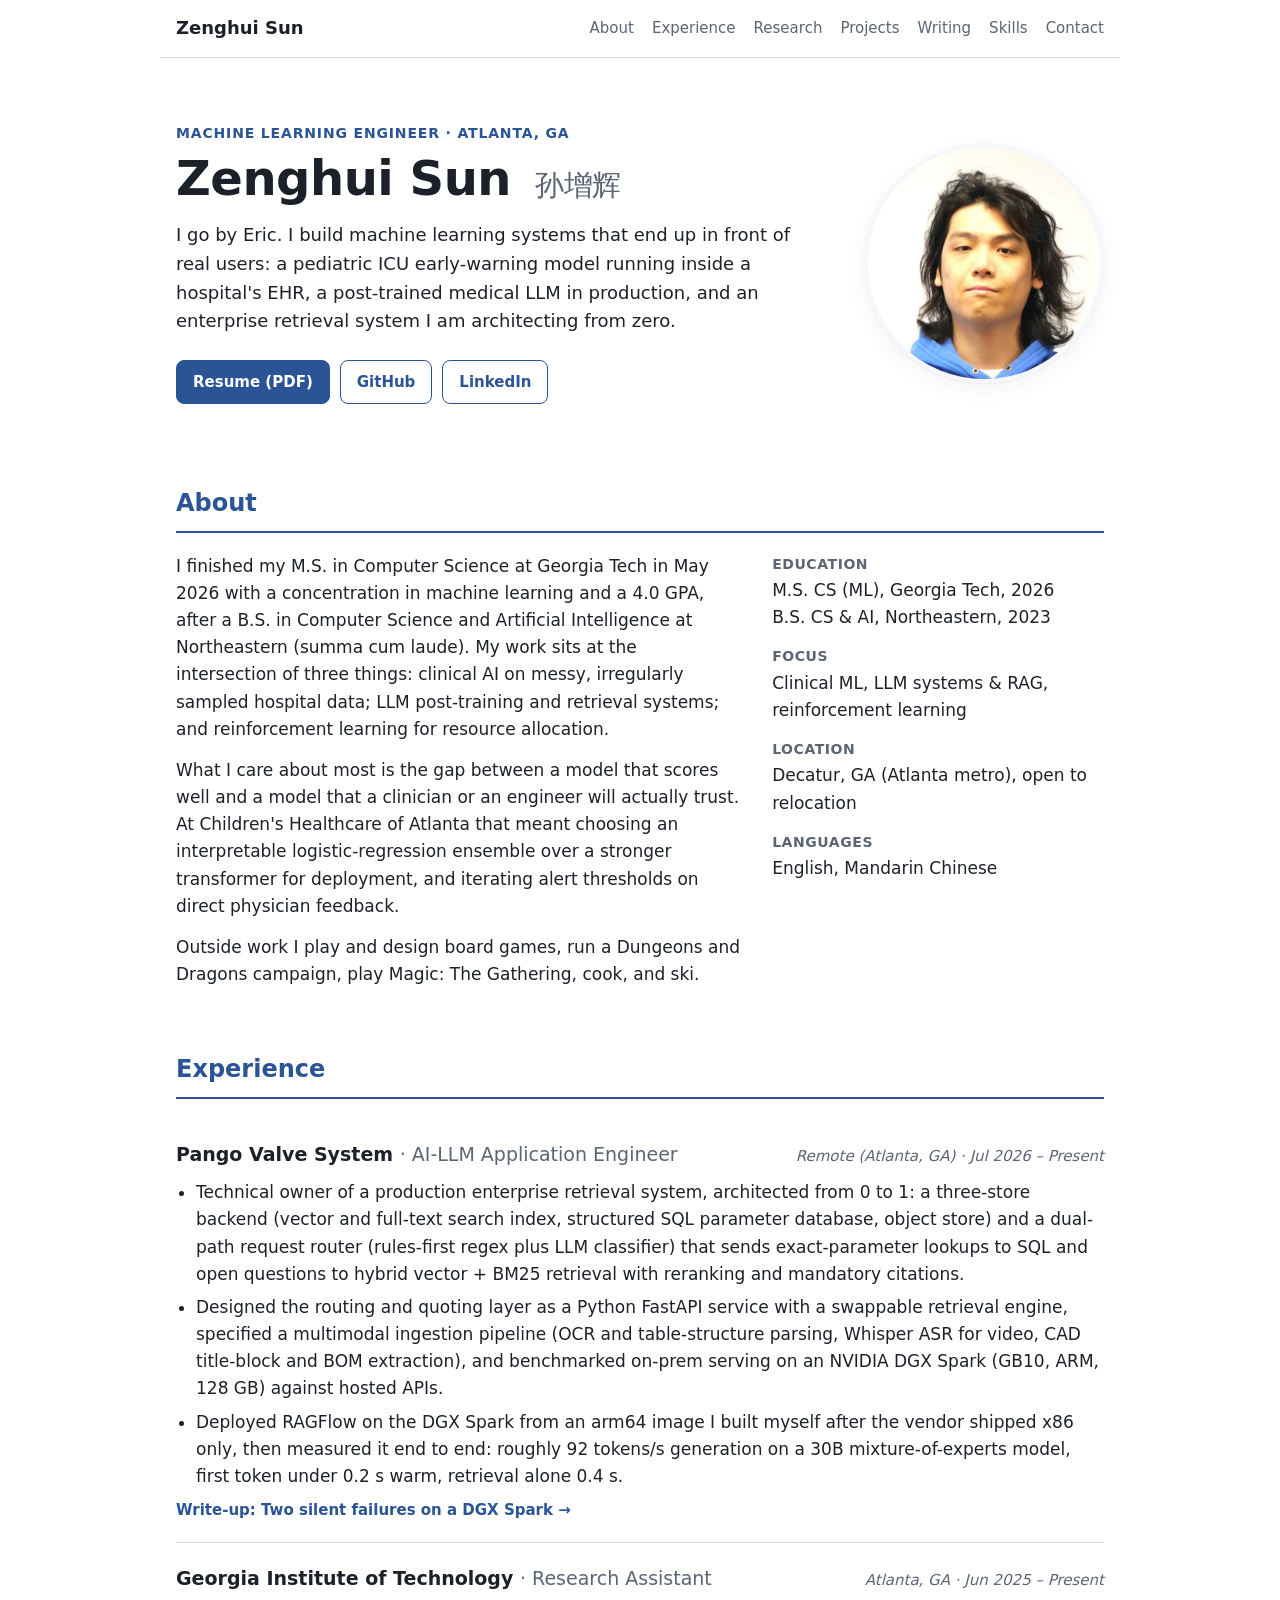
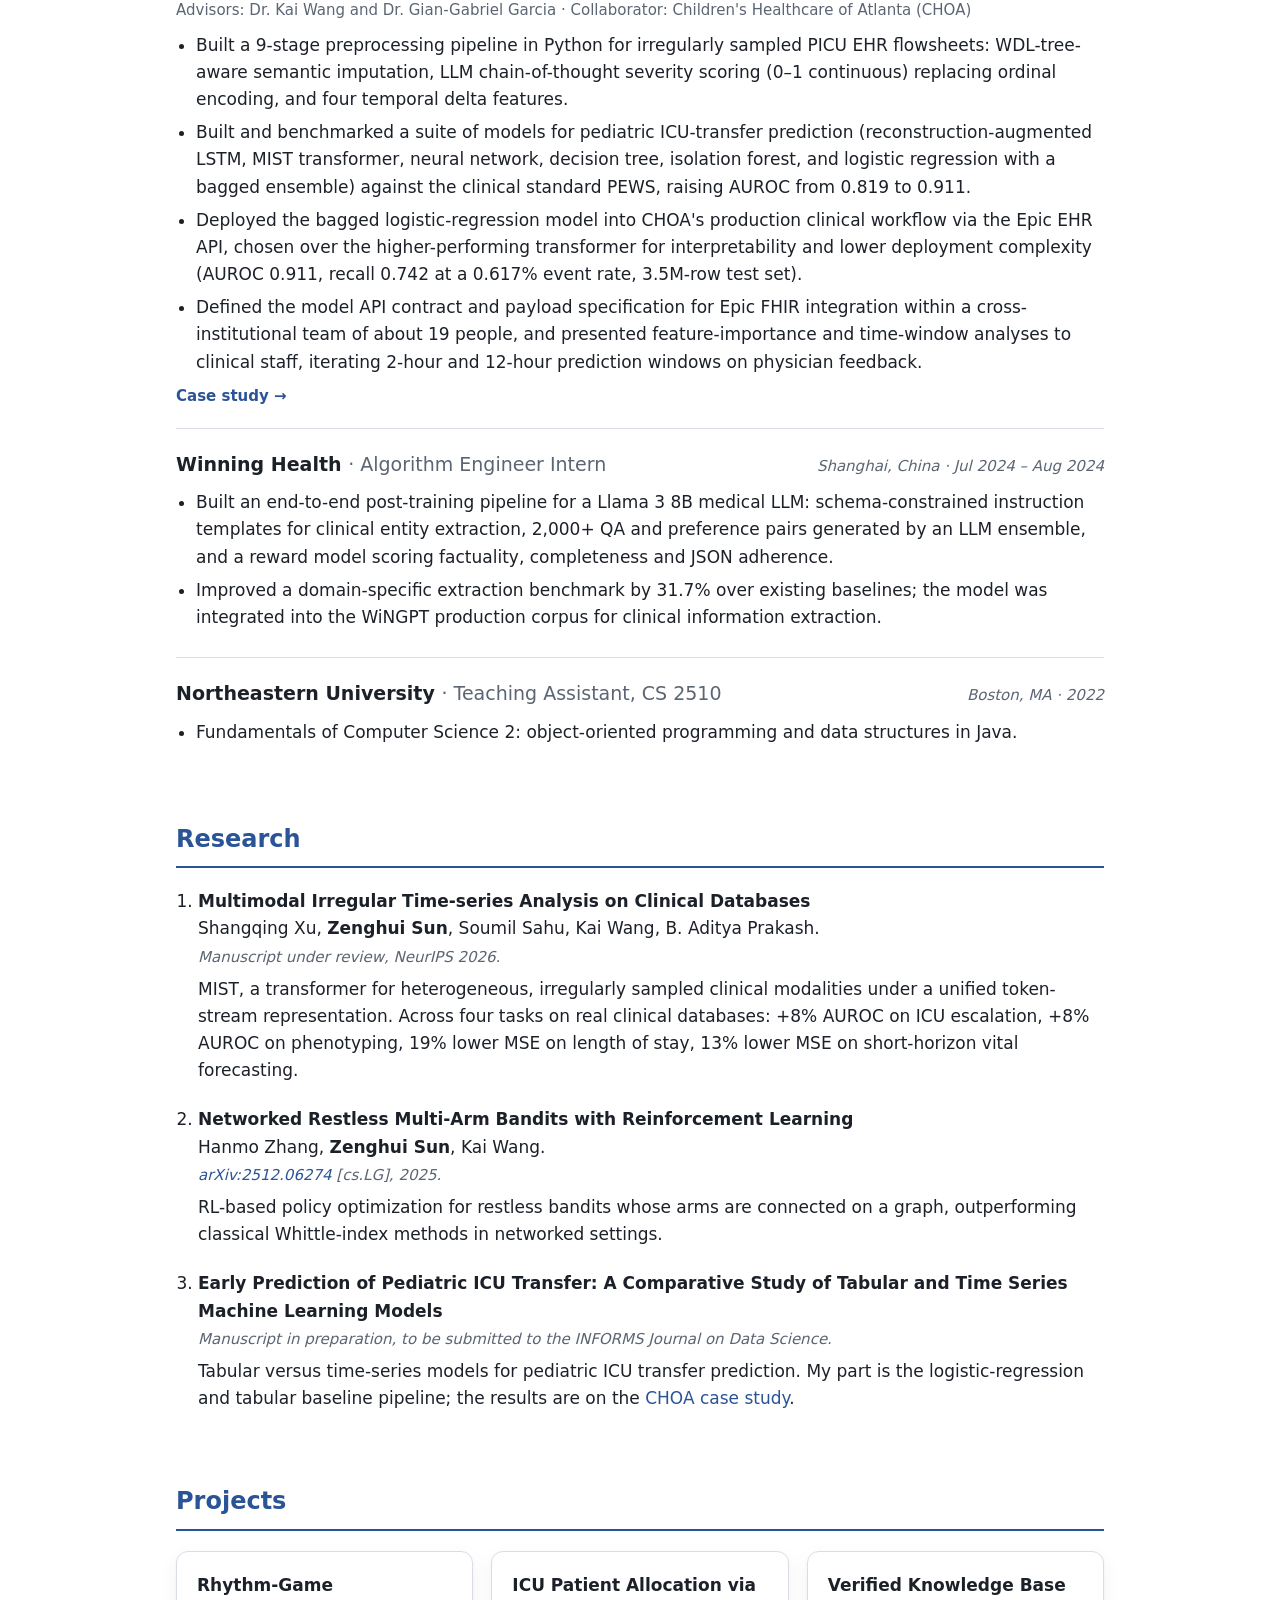
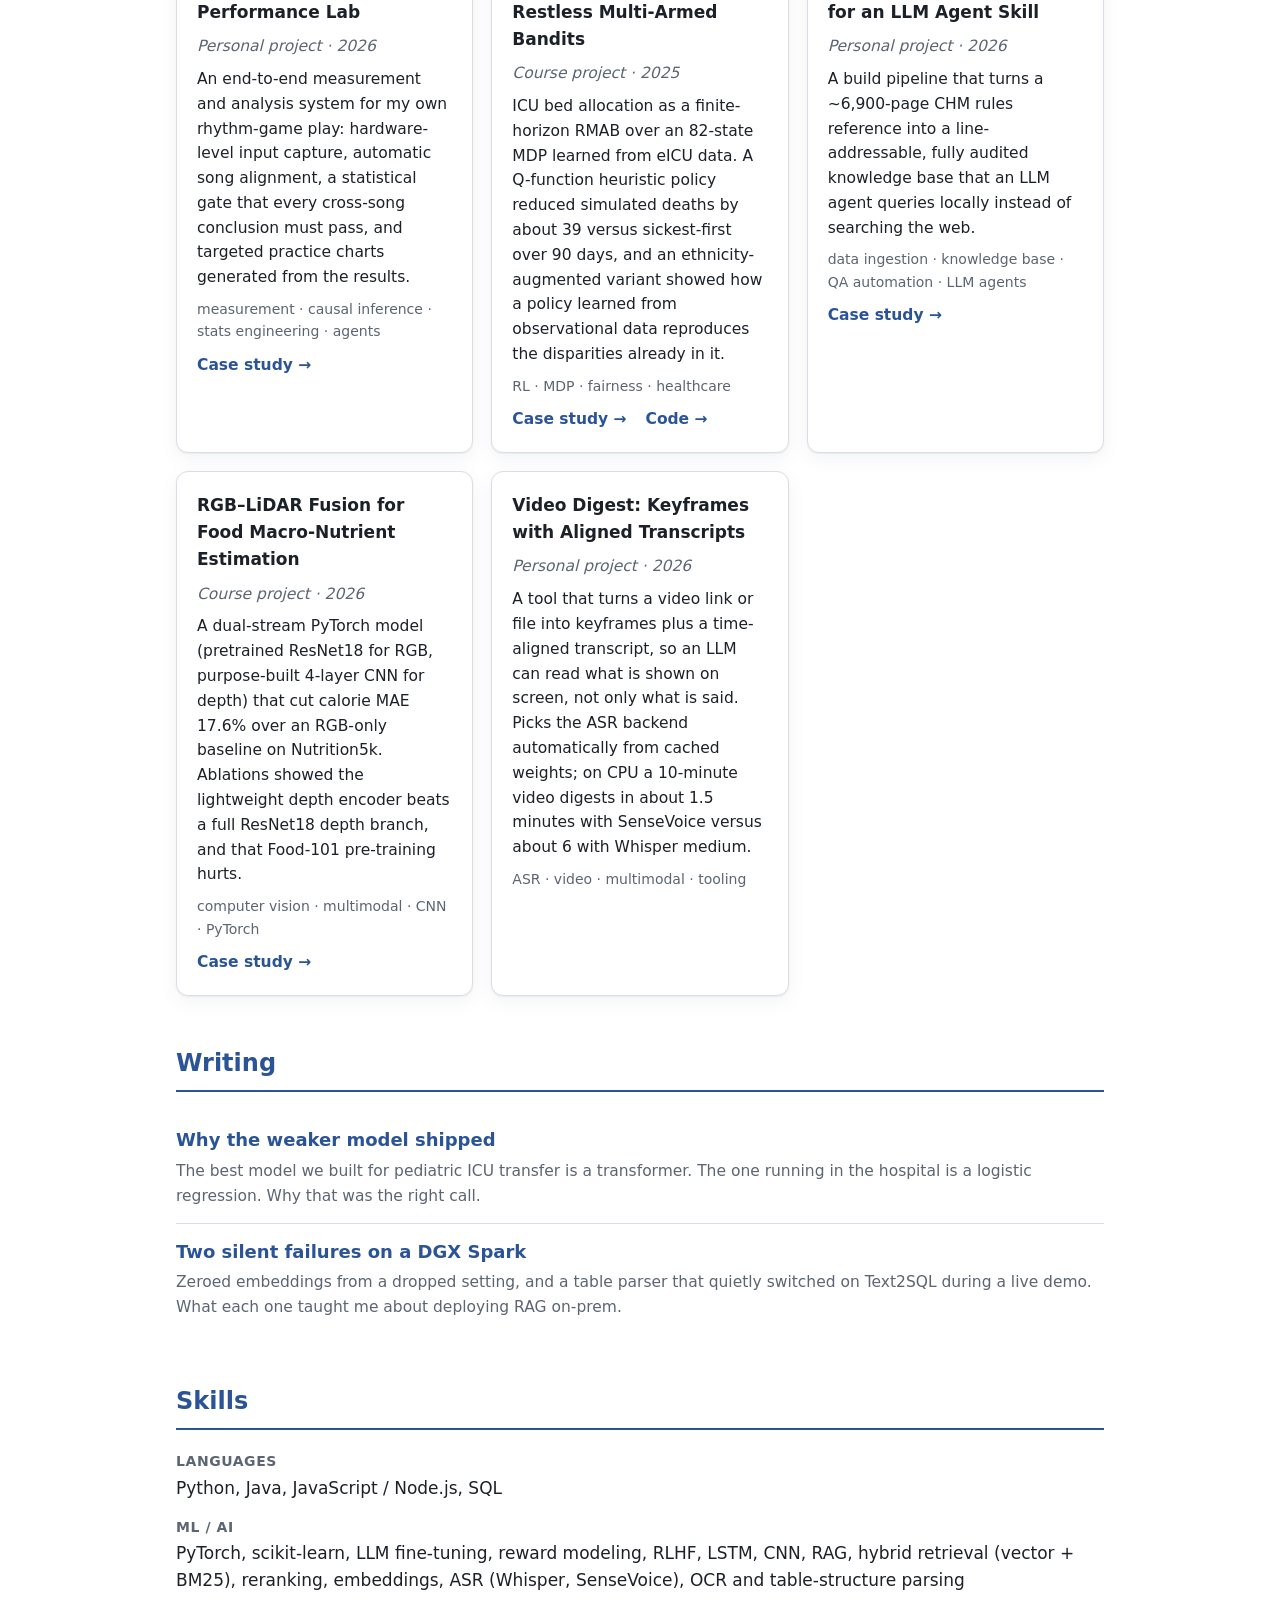
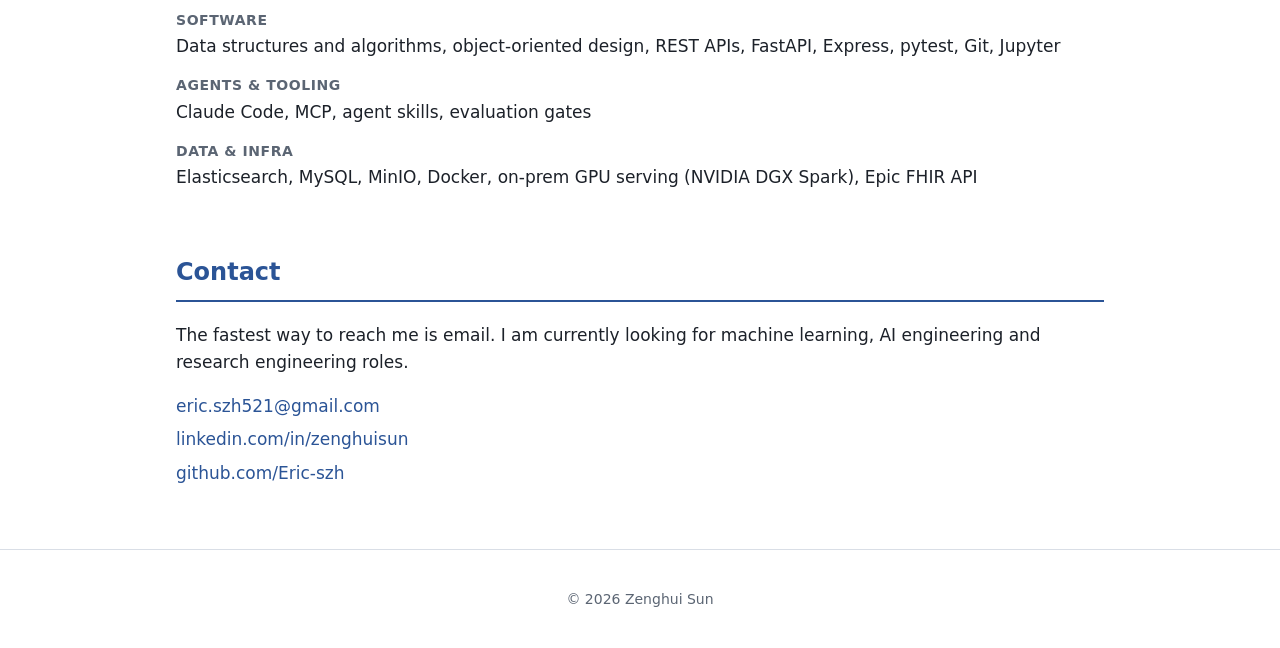
<file: index.html>
<!DOCTYPE html>
<html lang="en">
<head>
  <meta charset="UTF-8">
  <meta name="viewport" content="width=device-width, initial-scale=1.0">
  <meta name="description" content="Zenghui (Eric) Sun. Machine learning engineer working on clinical AI, LLM systems and retrieval. M.S. Computer Science, Georgia Tech.">
  <title>Zenghui Sun</title>
  <link rel="icon" href="data:image/svg+xml,<svg xmlns='http://www.w3.org/2000/svg' viewBox='0 0 100 100'><rect width='100' height='100' rx='20' fill='%232B5496'/><text x='50' y='68' font-size='52' font-family='sans-serif' font-weight='700' fill='white' text-anchor='middle'>ZS</text></svg>">
  <link rel="stylesheet" href="style.css">
</head>
<body>

<header class="topbar">
  <a class="brand" href="#top">Zenghui Sun</a>
  <nav class="nav">
    <a href="#about">About</a>
    <a href="#experience">Experience</a>
    <a href="#research">Research</a>
    <a href="#projects">Projects</a>
    <a href="#writing">Writing</a>
    <a href="#skills">Skills</a>
    <a href="#contact">Contact</a>
  </nav>
</header>

<main id="top">

  <section class="hero">
    <div class="hero-text">
      <p class="eyebrow">Machine Learning Engineer · Atlanta, GA</p>
      <h1>Zenghui Sun <span class="cn">孙增辉</span></h1>
      <p class="tagline">I go by Eric. I build machine learning systems that end up in front of real users: a pediatric ICU early-warning model running inside a hospital's EHR, a post-trained medical LLM in production, and an enterprise retrieval system I am architecting from zero.</p>
      <div class="hero-actions">
        <a class="btn primary" href="assets/Zenghui_Sun_Resume.pdf" target="_blank" rel="noopener">Resume (PDF)</a>
        <a class="btn" href="https://github.com/Eric-szh" target="_blank" rel="noopener">GitHub</a>
        <a class="btn" href="https://www.linkedin.com/in/zenghuisun" target="_blank" rel="noopener">LinkedIn</a>
      </div>
    </div>
    <img class="portrait" src="assets/photo.jpg" alt="Portrait of Zenghui Sun" width="240" height="240">
  </section>

  <section id="about" class="section">
    <h2>About</h2>
    <div class="about-grid">
      <div>
        <p>I finished my M.S. in Computer Science at Georgia Tech in May 2026 with a concentration in machine learning and a 4.0 GPA, after a B.S. in Computer Science and Artificial Intelligence at Northeastern (summa cum laude). My work sits at the intersection of three things: clinical AI on messy, irregularly sampled hospital data; LLM post-training and retrieval systems; and reinforcement learning for resource allocation.</p>
        <p>What I care about most is the gap between a model that scores well and a model that a clinician or an engineer will actually trust. At Children's Healthcare of Atlanta that meant choosing an interpretable logistic-regression ensemble over a stronger transformer for deployment, and iterating alert thresholds on direct physician feedback.</p>
        <p>Outside work I play and design board games, run a Dungeons and Dragons campaign, play Magic: The Gathering, cook, and ski.</p>
      </div>
      <dl class="facts">
        <div><dt>Education</dt><dd>M.S. CS (ML), Georgia Tech, 2026<br>B.S. CS &amp; AI, Northeastern, 2023</dd></div>
        <div><dt>Focus</dt><dd>Clinical ML, LLM systems &amp; RAG, reinforcement learning</dd></div>
        <div><dt>Location</dt><dd>Decatur, GA (Atlanta metro), open to relocation</dd></div>
        <div><dt>Languages</dt><dd>English, Mandarin Chinese</dd></div>
      </dl>
    </div>
  </section>

  <section id="experience" class="section">
    <h2>Experience</h2>

    <article class="entry">
      <div class="entry-head">
        <h3>Pango Valve System <span class="role">AI-LLM Application Engineer</span></h3>
        <p class="meta">Remote (Atlanta, GA) · Jul 2026 – Present</p>
      </div>
      <ul>
        <li>Technical owner of a production enterprise retrieval system, architected from 0 to 1: a three-store backend (vector and full-text search index, structured SQL parameter database, object store) and a dual-path request router (rules-first regex plus LLM classifier) that sends exact-parameter lookups to SQL and open questions to hybrid vector + BM25 retrieval with reranking and mandatory citations.</li>
        <li>Designed the routing and quoting layer as a Python FastAPI service with a swappable retrieval engine, specified a multimodal ingestion pipeline (OCR and table-structure parsing, Whisper ASR for video, CAD title-block and BOM extraction), and benchmarked on-prem serving on an NVIDIA DGX Spark (GB10, ARM, 128 GB) against hosted APIs.</li>
        <li>Deployed RAGFlow on the DGX Spark from an arm64 image I built myself after the vendor shipped x86 only, then measured it end to end: roughly 92 tokens/s generation on a 30B mixture-of-experts model, first token under 0.2 s warm, retrieval alone 0.4 s.</li>
      </ul>
      <p class="entry-link"><a href="writing/ragflow-silent-failures.html">Write-up: Two silent failures on a DGX Spark →</a></p>
    </article>

    <article class="entry">
      <div class="entry-head">
        <h3>Georgia Institute of Technology <span class="role">Research Assistant</span></h3>
        <p class="meta">Atlanta, GA · Jun 2025 – Present</p>
      </div>
      <p class="sub">Advisors: Dr. Kai Wang and Dr. Gian-Gabriel Garcia · Collaborator: Children's Healthcare of Atlanta (CHOA)</p>
      <ul>
        <li>Built a 9-stage preprocessing pipeline in Python for irregularly sampled PICU EHR flowsheets: WDL-tree-aware semantic imputation, LLM chain-of-thought severity scoring (0–1 continuous) replacing ordinal encoding, and four temporal delta features.</li>
        <li>Built and benchmarked a suite of models for pediatric ICU-transfer prediction (reconstruction-augmented LSTM, MIST transformer, neural network, decision tree, isolation forest, and logistic regression with a bagged ensemble) against the clinical standard PEWS, raising AUROC from 0.819 to 0.911.</li>
        <li>Deployed the bagged logistic-regression model into CHOA's production clinical workflow via the Epic EHR API, chosen over the higher-performing transformer for interpretability and lower deployment complexity (AUROC 0.911, recall 0.742 at a 0.617% event rate, 3.5M-row test set).</li>
        <li>Defined the model API contract and payload specification for Epic FHIR integration within a cross-institutional team of about 19 people, and presented feature-importance and time-window analyses to clinical staff, iterating 2-hour and 12-hour prediction windows on physician feedback.</li>
      </ul>
      <p class="entry-link"><a href="projects/choa.html">Case study →</a></p>
    </article>

    <article class="entry">
      <div class="entry-head">
        <h3>Winning Health <span class="role">Algorithm Engineer Intern</span></h3>
        <p class="meta">Shanghai, China · Jul 2024 – Aug 2024</p>
      </div>
      <ul>
        <li>Built an end-to-end post-training pipeline for a Llama 3 8B medical LLM: schema-constrained instruction templates for clinical entity extraction, 2,000+ QA and preference pairs generated by an LLM ensemble, and a reward model scoring factuality, completeness and JSON adherence.</li>
        <li>Improved a domain-specific extraction benchmark by 31.7% over existing baselines; the model was integrated into the WiNGPT production corpus for clinical information extraction.</li>
      </ul>
    </article>

    <article class="entry">
      <div class="entry-head">
        <h3>Northeastern University <span class="role">Teaching Assistant, CS 2510</span></h3>
        <p class="meta">Boston, MA · 2022</p>
      </div>
      <ul>
        <li>Fundamentals of Computer Science 2: object-oriented programming and data structures in Java.</li>
      </ul>
    </article>
  </section>

  <section id="research" class="section">
    <h2>Research</h2>
    <ol class="pubs">
      <li>
        <span class="pub-title">Multimodal Irregular Time-series Analysis on Clinical Databases</span><br>
        Shangqing Xu, <strong>Zenghui Sun</strong>, Soumil Sahu, Kai Wang, B. Aditya Prakash.<br>
        <span class="meta">Manuscript under review, NeurIPS 2026.</span>
        <p>MIST, a transformer for heterogeneous, irregularly sampled clinical modalities under a unified token-stream representation. Across four tasks on real clinical databases: +8% AUROC on ICU escalation, +8% AUROC on phenotyping, 19% lower MSE on length of stay, 13% lower MSE on short-horizon vital forecasting.</p>
      </li>
      <li>
        <span class="pub-title">Networked Restless Multi-Arm Bandits with Reinforcement Learning</span><br>
        Hanmo Zhang, <strong>Zenghui Sun</strong>, Kai Wang.<br>
        <span class="meta"><a href="https://arxiv.org/abs/2512.06274" target="_blank" rel="noopener">arXiv:2512.06274</a> [cs.LG], 2025.</span>
        <p>RL-based policy optimization for restless bandits whose arms are connected on a graph, outperforming classical Whittle-index methods in networked settings.</p>
      </li>
      <li>
        <span class="pub-title">Early Prediction of Pediatric ICU Transfer: A Comparative Study of Tabular and Time Series Machine Learning Models</span><br>
        <span class="meta">Manuscript in preparation, to be submitted to the INFORMS Journal on Data Science.</span>
        <p>Tabular versus time-series models for pediatric ICU transfer prediction. My part is the logistic-regression and tabular baseline pipeline; the results are on the <a href="projects/choa.html">CHOA case study</a>.</p>
      </li>
    </ol>
  </section>

  <section id="projects" class="section">
    <h2>Projects</h2>
    <div class="cards">
      <article class="card">
        <h3><a href="projects/taiko-lab.html">Rhythm-Game Performance Lab</a></h3>
        <p class="meta">Personal project · 2026</p>
        <p>An end-to-end measurement and analysis system for my own rhythm-game play: hardware-level input capture, automatic song alignment, a statistical gate that every cross-song conclusion must pass, and targeted practice charts generated from the results.</p>
        <p class="tags">measurement · causal inference · stats engineering · agents</p>
        <p class="links"><a href="projects/taiko-lab.html">Case study →</a></p>
      </article>
      <article class="card">
        <h3><a href="projects/rmab.html">ICU Patient Allocation via Restless Multi-Armed Bandits</a></h3>
        <p class="meta">Course project · 2025</p>
        <p>ICU bed allocation as a finite-horizon RMAB over an 82-state MDP learned from eICU data. A Q-function heuristic policy reduced simulated deaths by about 39 versus sickest-first over 90 days, and an ethnicity-augmented variant showed how a policy learned from observational data reproduces the disparities already in it.</p>
        <p class="tags">RL · MDP · fairness · healthcare</p>
        <p class="links"><a href="projects/rmab.html">Case study →</a> <a href="https://github.com/Eric-szh/RMAB-MIMIC" target="_blank" rel="noopener">Code →</a></p>
      </article>
      <article class="card">
        <h3><a href="projects/knowledge-base.html">Verified Knowledge Base for an LLM Agent Skill</a></h3>
        <p class="meta">Personal project · 2026</p>
        <p>A build pipeline that turns a ~6,900-page CHM rules reference into a line-addressable, fully audited knowledge base that an LLM agent queries locally instead of searching the web.</p>
        <p class="tags">data ingestion · knowledge base · QA automation · LLM agents</p>
        <p class="links"><a href="projects/knowledge-base.html">Case study →</a></p>
      </article>
      <article class="card">
        <h3><a href="projects/nutrition5k.html">RGB–LiDAR Fusion for Food Macro-Nutrient Estimation</a></h3>
        <p class="meta">Course project · 2026</p>
        <p>A dual-stream PyTorch model (pretrained ResNet18 for RGB, purpose-built 4-layer CNN for depth) that cut calorie MAE 17.6% over an RGB-only baseline on Nutrition5k. Ablations showed the lightweight depth encoder beats a full ResNet18 depth branch, and that Food-101 pre-training hurts.</p>
        <p class="tags">computer vision · multimodal · CNN · PyTorch</p>
        <p class="links"><a href="projects/nutrition5k.html">Case study →</a></p>
      </article>
      <article class="card compact">
        <h3>Video Digest: Keyframes with Aligned Transcripts</h3>
        <p class="meta">Personal project · 2026</p>
        <p>A tool that turns a video link or file into keyframes plus a time-aligned transcript, so an LLM can read what is shown on screen, not only what is said. Picks the ASR backend automatically from cached weights; on CPU a 10-minute video digests in about 1.5 minutes with SenseVoice versus about 6 with Whisper medium.</p>
        <p class="tags">ASR · video · multimodal · tooling</p>
      </article>
    </div>
  </section>

  <section id="writing" class="section">
    <h2>Writing</h2>
    <ul class="posts">
      <li>
        <a href="writing/why-lr-shipped.html">Why the weaker model shipped</a>
        <p>The best model we built for pediatric ICU transfer is a transformer. The one running in the hospital is a logistic regression. Why that was the right call.</p>
      </li>
      <li>
        <a href="writing/ragflow-silent-failures.html">Two silent failures on a DGX Spark</a>
        <p>Zeroed embeddings from a dropped setting, and a table parser that quietly switched on Text2SQL during a live demo. What each one taught me about deploying RAG on-prem.</p>
      </li>
      <!-- reserved: a Writing entry for the Rhythm-Game Performance Lab (projects/taiko-lab.html) -->
    </ul>
  </section>

  <section id="skills" class="section">
    <h2>Skills</h2>
    <dl class="skills">
      <div><dt>Languages</dt><dd>Python, Java, JavaScript / Node.js, SQL</dd></div>
      <div><dt>ML / AI</dt><dd>PyTorch, scikit-learn, LLM fine-tuning, reward modeling, RLHF, LSTM, CNN, RAG, hybrid retrieval (vector + BM25), reranking, embeddings, ASR (Whisper, SenseVoice), OCR and table-structure parsing</dd></div>
      <div><dt>Software</dt><dd>Data structures and algorithms, object-oriented design, REST APIs, FastAPI, Express, pytest, Git, Jupyter</dd></div>
      <div><dt>Agents &amp; tooling</dt><dd>Claude Code, MCP, agent skills, evaluation gates</dd></div>
      <div><dt>Data &amp; infra</dt><dd>Elasticsearch, MySQL, MinIO, Docker, on-prem GPU serving (NVIDIA DGX Spark), Epic FHIR API</dd></div>
    </dl>
  </section>

  <section id="contact" class="section">
    <h2>Contact</h2>
    <p>The fastest way to reach me is email. I am currently looking for machine learning, AI engineering and research engineering roles.</p>
    <ul class="contact-list">
      <li><a href="mailto:eric.szh521@gmail.com">eric.szh521@gmail.com</a></li>
      <li><a href="https://www.linkedin.com/in/zenghuisun" target="_blank" rel="noopener">linkedin.com/in/zenghuisun</a></li>
      <li><a href="https://github.com/Eric-szh" target="_blank" rel="noopener">github.com/Eric-szh</a></li>
    </ul>
  </section>

</main>

<footer class="footer">
  <p>© 2026 Zenghui Sun</p>
</footer>

</body>
</html>
</file>
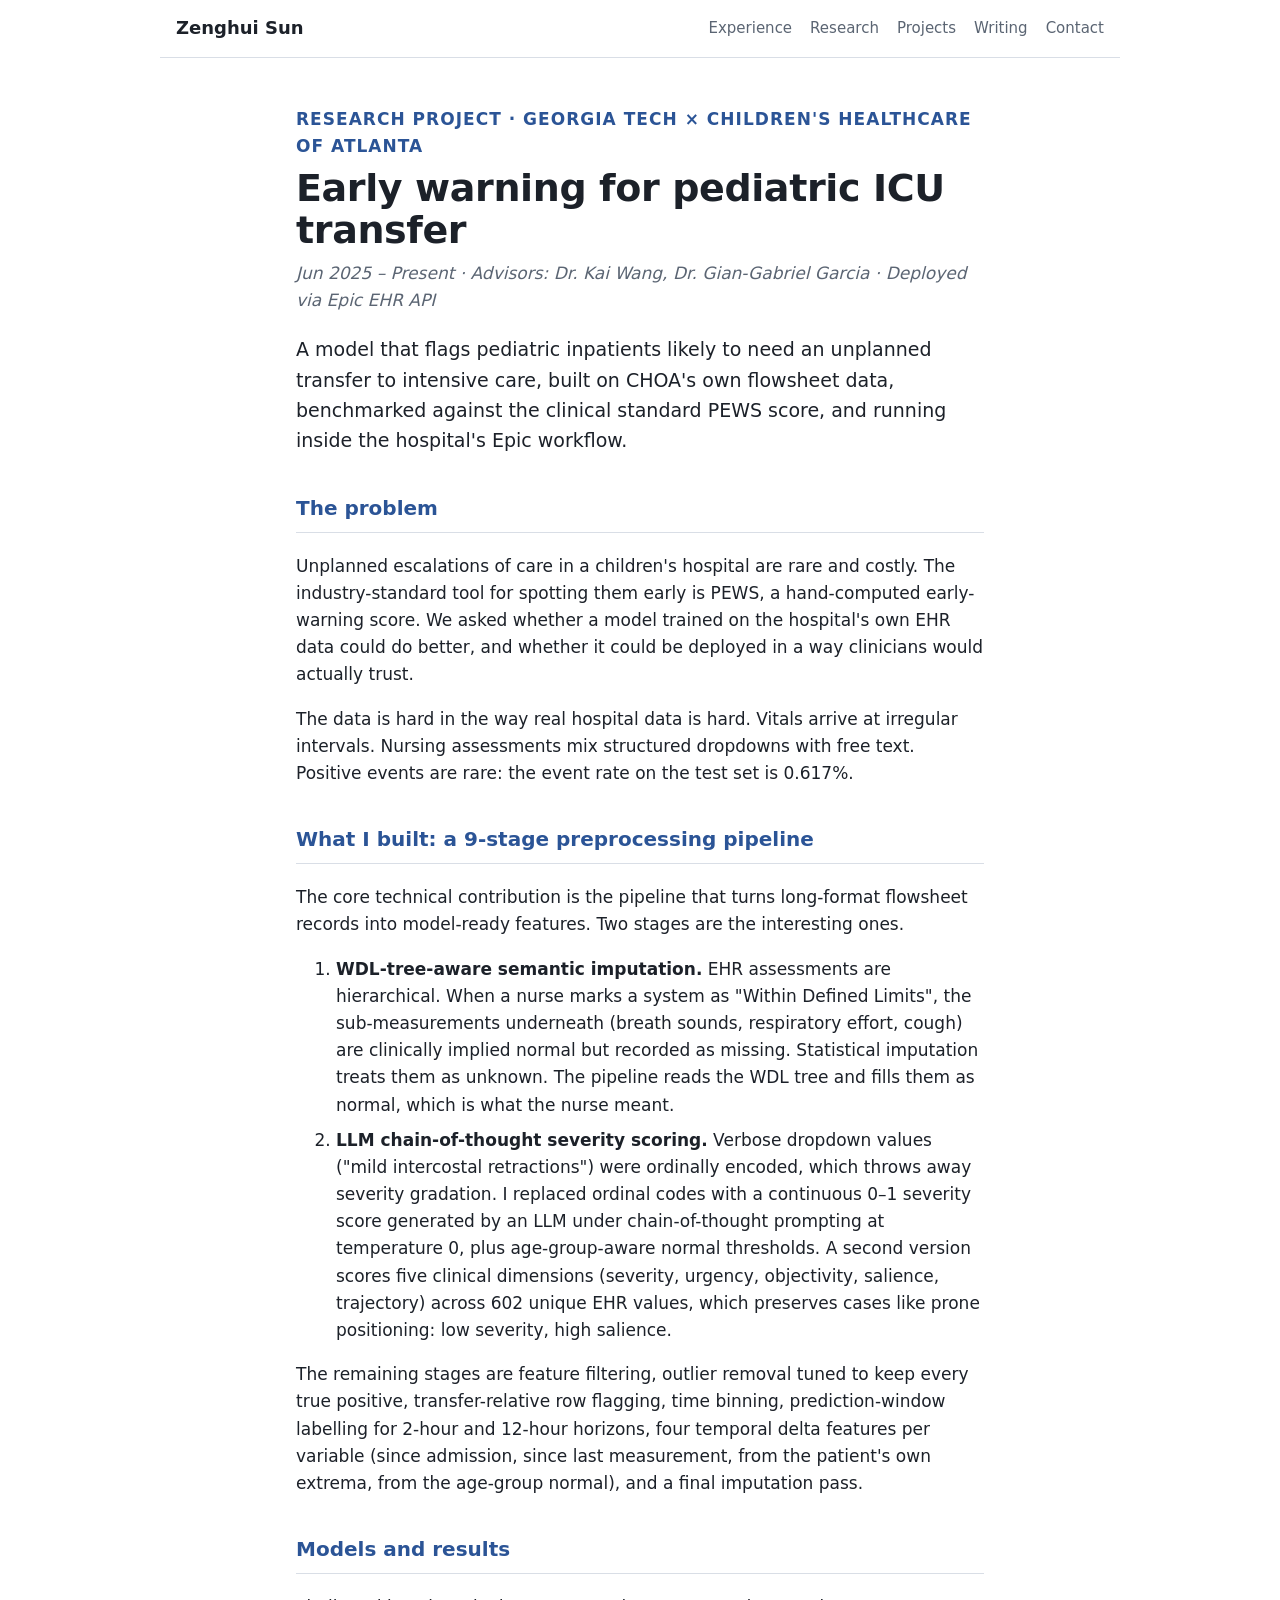
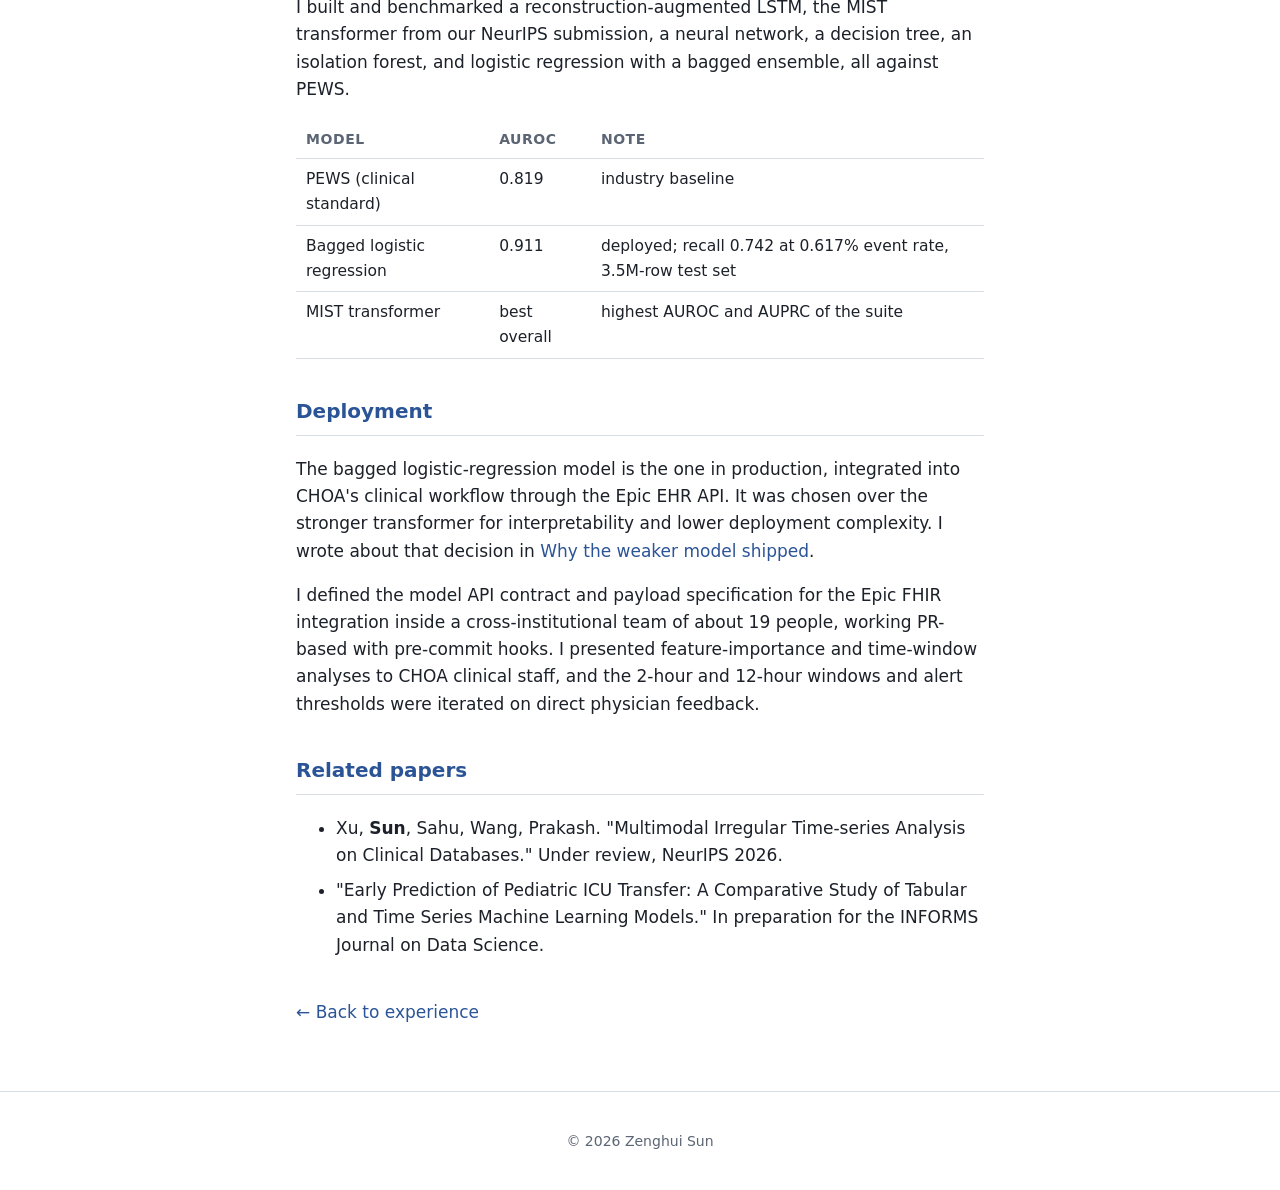
<file: projects/choa.html>
<!DOCTYPE html>
<html lang="en">
<head>
  <meta charset="UTF-8">
  <meta name="viewport" content="width=device-width, initial-scale=1.0">
  <meta name="description" content="Early-warning model for pediatric ICU transfer at Children's Healthcare of Atlanta: 9-stage EHR preprocessing, model benchmark against PEWS, and Epic deployment.">
  <title>Pediatric ICU Early Warning · Zenghui Sun</title>
  <link rel="stylesheet" href="../style.css">
</head>
<body>
<header class="topbar">
  <a class="brand" href="../index.html">Zenghui Sun</a>
  <nav class="nav">
    <a href="../index.html#experience">Experience</a>
    <a href="../index.html#research">Research</a>
    <a href="../index.html#projects">Projects</a>
    <a href="../index.html#writing">Writing</a>
    <a href="../index.html#contact">Contact</a>
  </nav>
</header>

<main class="article">
  <p class="eyebrow">Research project · Georgia Tech × Children's Healthcare of Atlanta</p>
  <h1>Early warning for pediatric ICU transfer</h1>
  <p class="meta">Jun 2025 – Present · Advisors: Dr. Kai Wang, Dr. Gian-Gabriel Garcia · Deployed via Epic EHR API</p>

  <p class="lede">A model that flags pediatric inpatients likely to need an unplanned transfer to intensive care, built on CHOA's own flowsheet data, benchmarked against the clinical standard PEWS score, and running inside the hospital's Epic workflow.</p>

  <h2>The problem</h2>
  <p>Unplanned escalations of care in a children's hospital are rare and costly. The industry-standard tool for spotting them early is PEWS, a hand-computed early-warning score. We asked whether a model trained on the hospital's own EHR data could do better, and whether it could be deployed in a way clinicians would actually trust.</p>
  <p>The data is hard in the way real hospital data is hard. Vitals arrive at irregular intervals. Nursing assessments mix structured dropdowns with free text. Positive events are rare: the event rate on the test set is 0.617%.</p>

  <h2>What I built: a 9-stage preprocessing pipeline</h2>
  <p>The core technical contribution is the pipeline that turns long-format flowsheet records into model-ready features. Two stages are the interesting ones.</p>
  <ol>
    <li><strong>WDL-tree-aware semantic imputation.</strong> EHR assessments are hierarchical. When a nurse marks a system as "Within Defined Limits", the sub-measurements underneath (breath sounds, respiratory effort, cough) are clinically implied normal but recorded as missing. Statistical imputation treats them as unknown. The pipeline reads the WDL tree and fills them as normal, which is what the nurse meant.</li>
    <li><strong>LLM chain-of-thought severity scoring.</strong> Verbose dropdown values ("mild intercostal retractions") were ordinally encoded, which throws away severity gradation. I replaced ordinal codes with a continuous 0–1 severity score generated by an LLM under chain-of-thought prompting at temperature 0, plus age-group-aware normal thresholds. A second version scores five clinical dimensions (severity, urgency, objectivity, salience, trajectory) across 602 unique EHR values, which preserves cases like prone positioning: low severity, high salience.</li>
  </ol>
  <p>The remaining stages are feature filtering, outlier removal tuned to keep every true positive, transfer-relative row flagging, time binning, prediction-window labelling for 2-hour and 12-hour horizons, four temporal delta features per variable (since admission, since last measurement, from the patient's own extrema, from the age-group normal), and a final imputation pass.</p>

  <h2>Models and results</h2>
  <p>I built and benchmarked a reconstruction-augmented LSTM, the MIST transformer from our NeurIPS submission, a neural network, a decision tree, an isolation forest, and logistic regression with a bagged ensemble, all against PEWS.</p>
  <table>
    <thead><tr><th>Model</th><th>AUROC</th><th>Note</th></tr></thead>
    <tbody>
      <tr><td>PEWS (clinical standard)</td><td>0.819</td><td>industry baseline</td></tr>
      <tr><td>Bagged logistic regression</td><td>0.911</td><td>deployed; recall 0.742 at 0.617% event rate, 3.5M-row test set</td></tr>
      <tr><td>MIST transformer</td><td>best overall</td><td>highest AUROC and AUPRC of the suite</td></tr>
    </tbody>
  </table>

  <h2>Deployment</h2>
  <p>The bagged logistic-regression model is the one in production, integrated into CHOA's clinical workflow through the Epic EHR API. It was chosen over the stronger transformer for interpretability and lower deployment complexity. I wrote about that decision in <a href="../writing/why-lr-shipped.html">Why the weaker model shipped</a>.</p>
  <p>I defined the model API contract and payload specification for the Epic FHIR integration inside a cross-institutional team of about 19 people, working PR-based with pre-commit hooks. I presented feature-importance and time-window analyses to CHOA clinical staff, and the 2-hour and 12-hour windows and alert thresholds were iterated on direct physician feedback.</p>

  <h2>Related papers</h2>
  <ul>
    <li>Xu, <strong>Sun</strong>, Sahu, Wang, Prakash. "Multimodal Irregular Time-series Analysis on Clinical Databases." Under review, NeurIPS 2026.</li>
    <li>"Early Prediction of Pediatric ICU Transfer: A Comparative Study of Tabular and Time Series Machine Learning Models." In preparation for the INFORMS Journal on Data Science.</li>
  </ul>

  <p class="back"><a href="../index.html#experience">← Back to experience</a></p>
</main>

<footer class="footer"><p>© 2026 Zenghui Sun</p></footer>
</body>
</html>
</file>
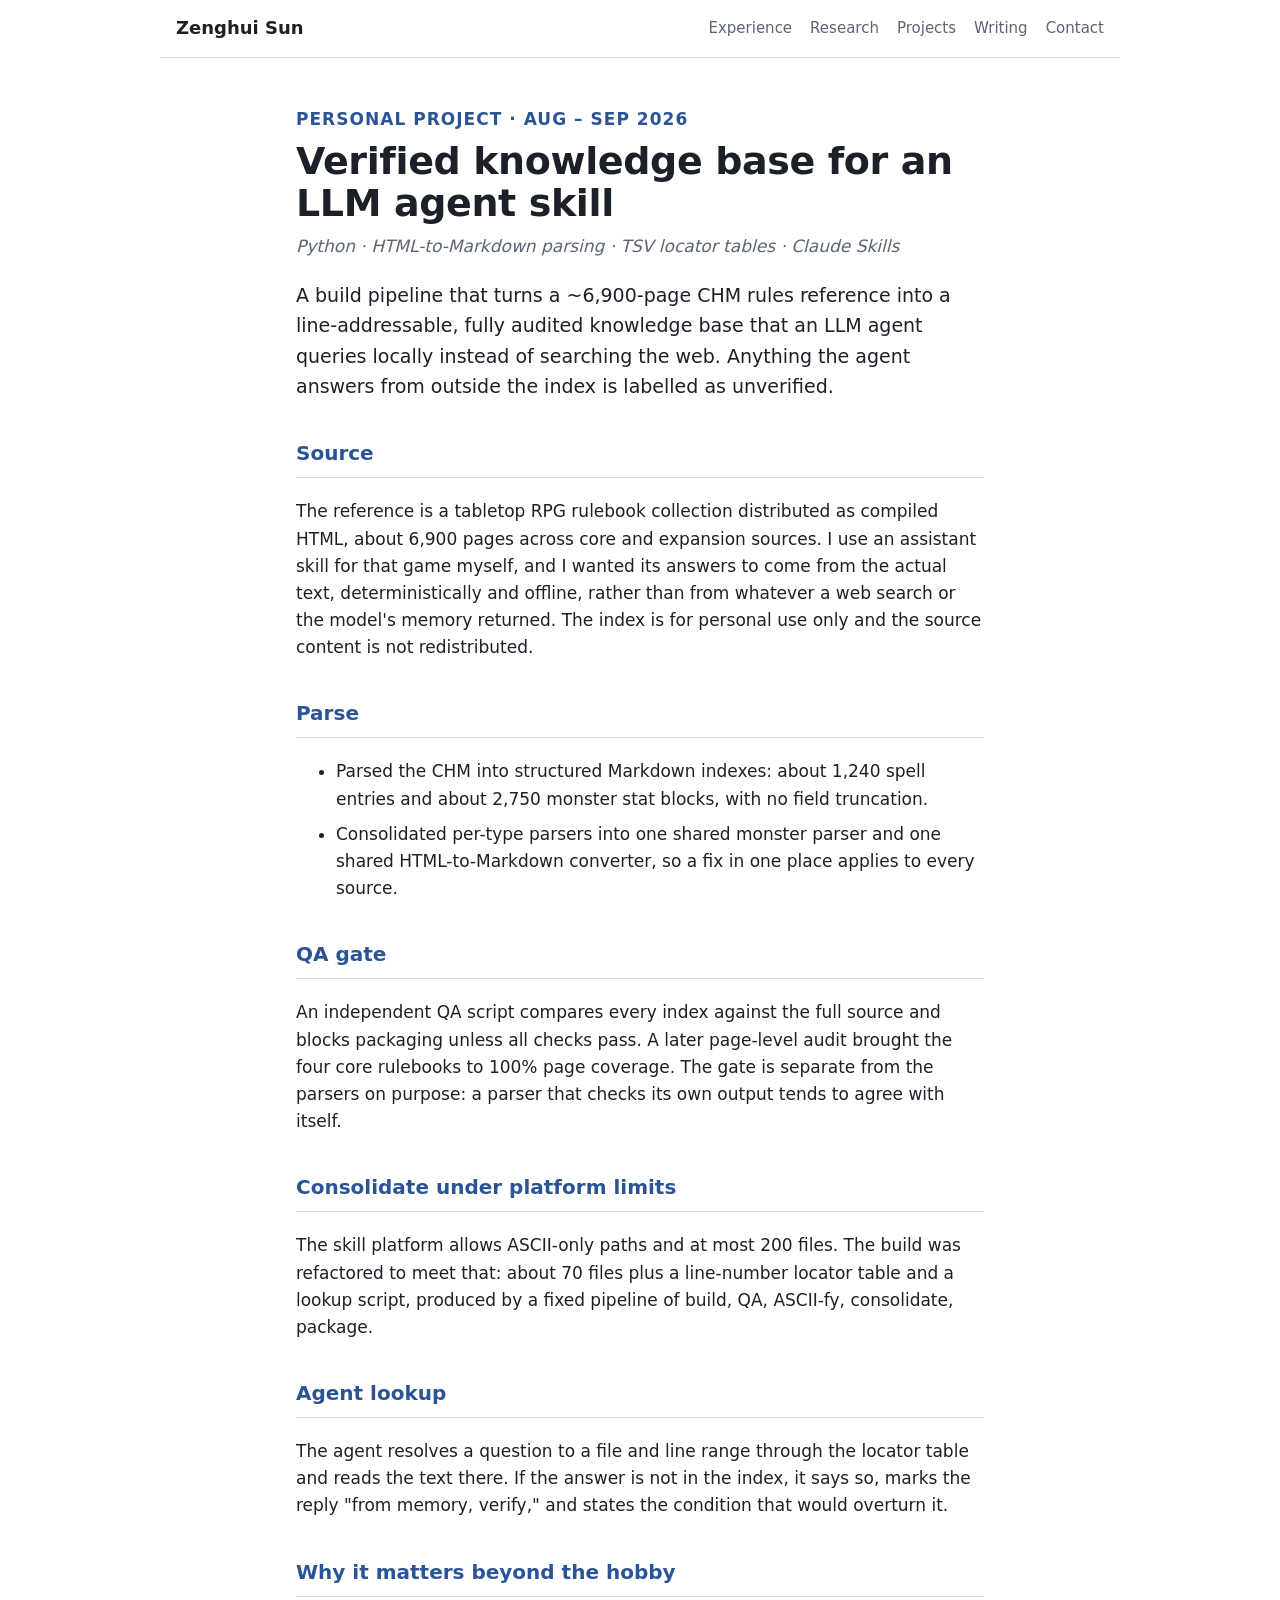
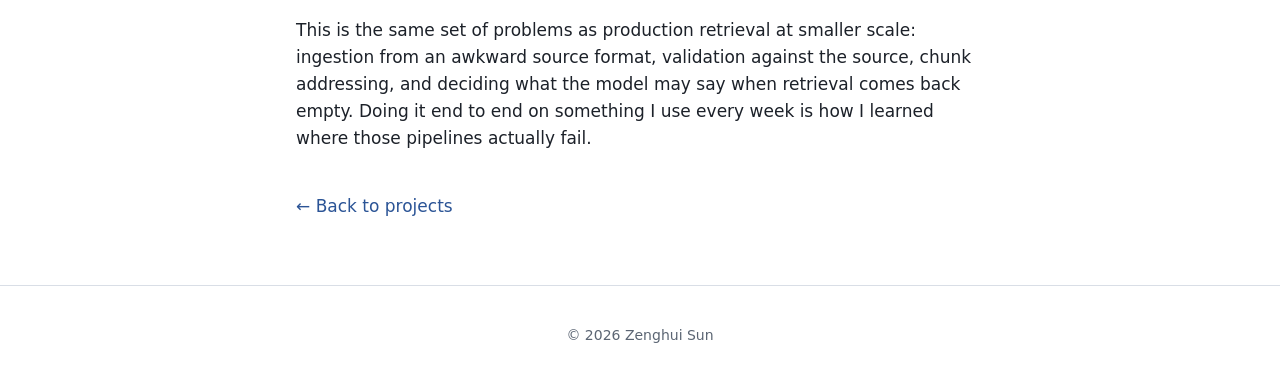
<file: projects/knowledge-base.html>
<!DOCTYPE html>
<html lang="en">
<head>
  <meta charset="UTF-8">
  <meta name="viewport" content="width=device-width, initial-scale=1.0">
  <meta name="description" content="A build pipeline that turns a large compiled-HTML reference into a line-addressable, audited knowledge base an LLM agent queries locally.">
  <title>Verified Knowledge Base · Zenghui Sun</title>
  <link rel="stylesheet" href="../style.css">
</head>
<body>
<header class="topbar">
  <a class="brand" href="../index.html">Zenghui Sun</a>
  <nav class="nav">
    <a href="../index.html#experience">Experience</a>
    <a href="../index.html#research">Research</a>
    <a href="../index.html#projects">Projects</a>
    <a href="../index.html#writing">Writing</a>
    <a href="../index.html#contact">Contact</a>
  </nav>
</header>

<main class="article">
  <p class="eyebrow">Personal project · Aug – Sep 2026</p>
  <h1>Verified knowledge base for an LLM agent skill</h1>
  <p class="meta">Python · HTML-to-Markdown parsing · TSV locator tables · Claude Skills</p>

  <p class="lede">A build pipeline that turns a ~6,900-page CHM rules reference into a line-addressable, fully audited knowledge base that an LLM agent queries locally instead of searching the web. Anything the agent answers from outside the index is labelled as unverified.</p>

  <h2>Source</h2>
  <p>The reference is a tabletop RPG rulebook collection distributed as compiled HTML, about 6,900 pages across core and expansion sources. I use an assistant skill for that game myself, and I wanted its answers to come from the actual text, deterministically and offline, rather than from whatever a web search or the model's memory returned. The index is for personal use only and the source content is not redistributed.</p>

  <h2>Parse</h2>
  <ul>
    <li>Parsed the CHM into structured Markdown indexes: about 1,240 spell entries and about 2,750 monster stat blocks, with no field truncation.</li>
    <li>Consolidated per-type parsers into one shared monster parser and one shared HTML-to-Markdown converter, so a fix in one place applies to every source.</li>
  </ul>

  <h2>QA gate</h2>
  <p>An independent QA script compares every index against the full source and blocks packaging unless all checks pass. A later page-level audit brought the four core rulebooks to 100% page coverage. The gate is separate from the parsers on purpose: a parser that checks its own output tends to agree with itself.</p>

  <h2>Consolidate under platform limits</h2>
  <p>The skill platform allows ASCII-only paths and at most 200 files. The build was refactored to meet that: about 70 files plus a line-number locator table and a lookup script, produced by a fixed pipeline of build, QA, ASCII-fy, consolidate, package.</p>

  <h2>Agent lookup</h2>
  <p>The agent resolves a question to a file and line range through the locator table and reads the text there. If the answer is not in the index, it says so, marks the reply "from memory, verify," and states the condition that would overturn it.</p>

  <h2>Why it matters beyond the hobby</h2>
  <p>This is the same set of problems as production retrieval at smaller scale: ingestion from an awkward source format, validation against the source, chunk addressing, and deciding what the model may say when retrieval comes back empty. Doing it end to end on something I use every week is how I learned where those pipelines actually fail.</p>

  <p class="back"><a href="../index.html#projects">← Back to projects</a></p>
</main>

<footer class="footer"><p>© 2026 Zenghui Sun</p></footer>
</body>
</html>
</file>
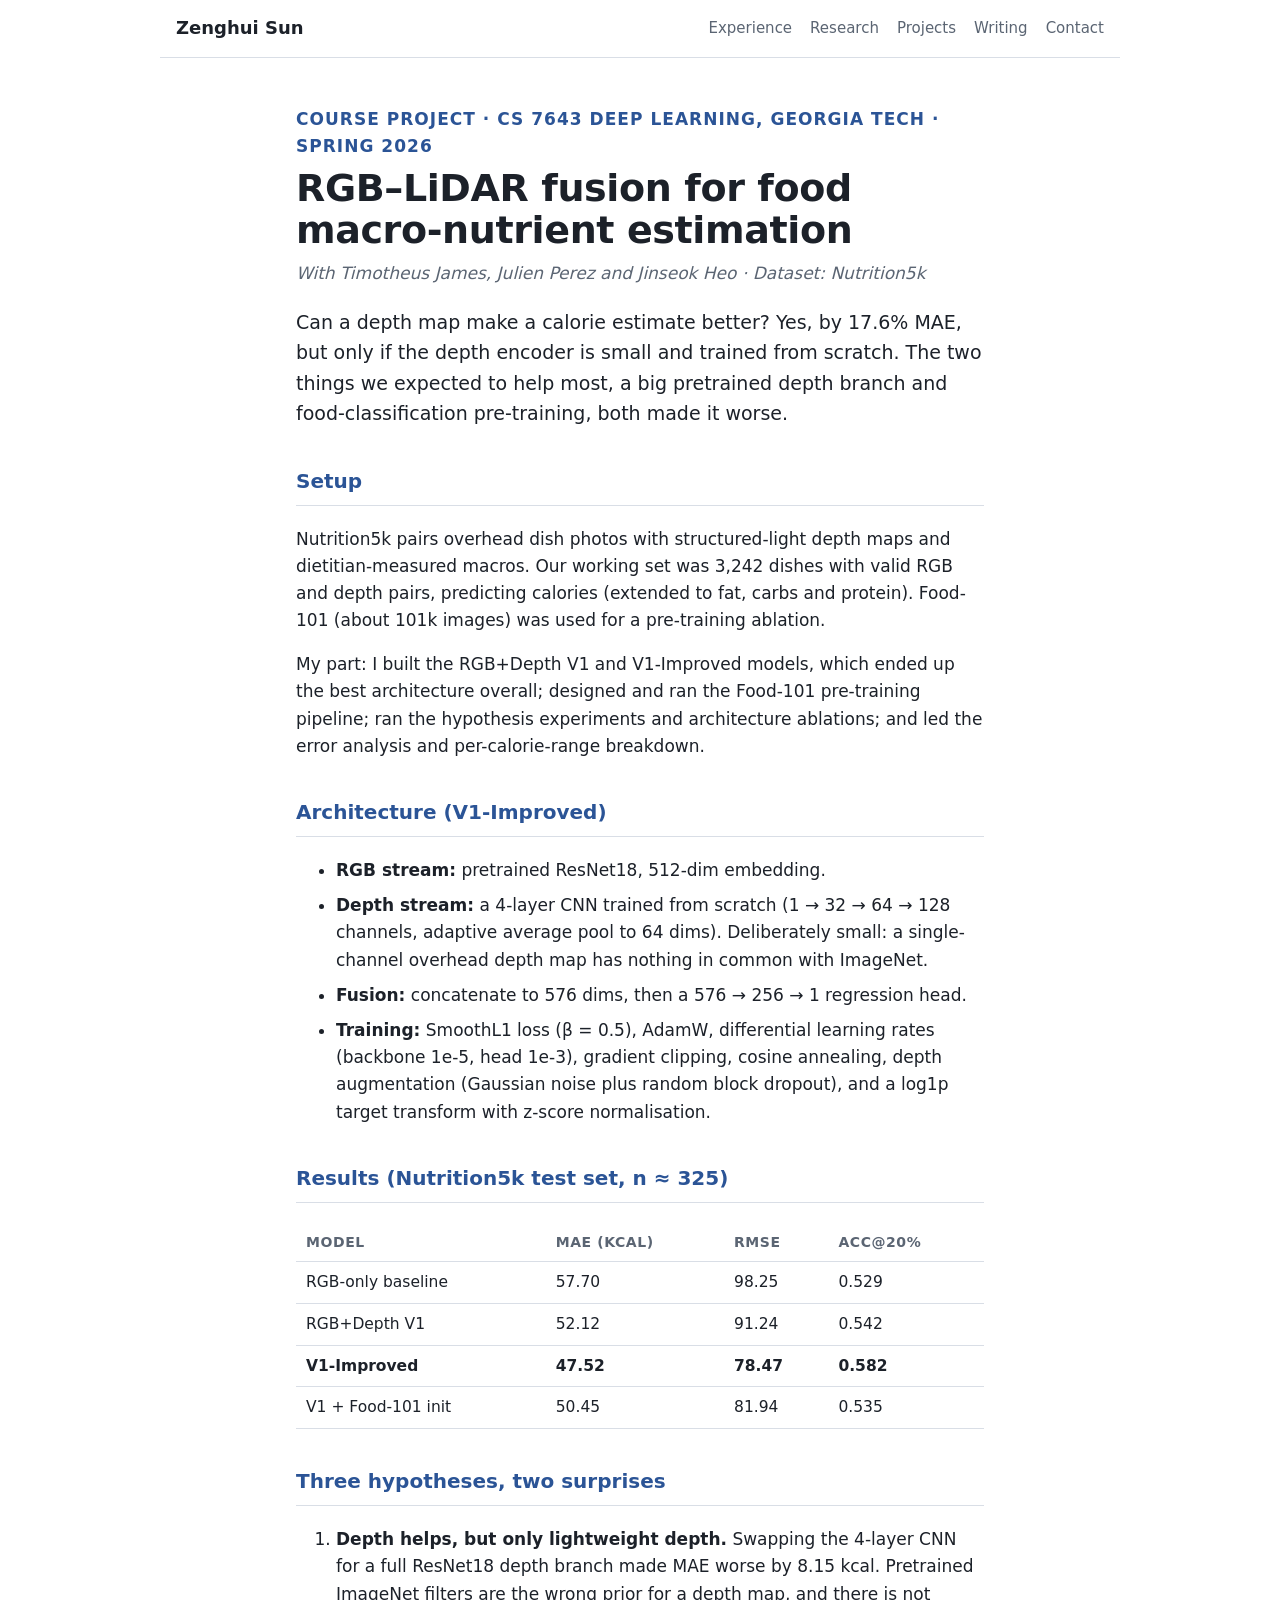
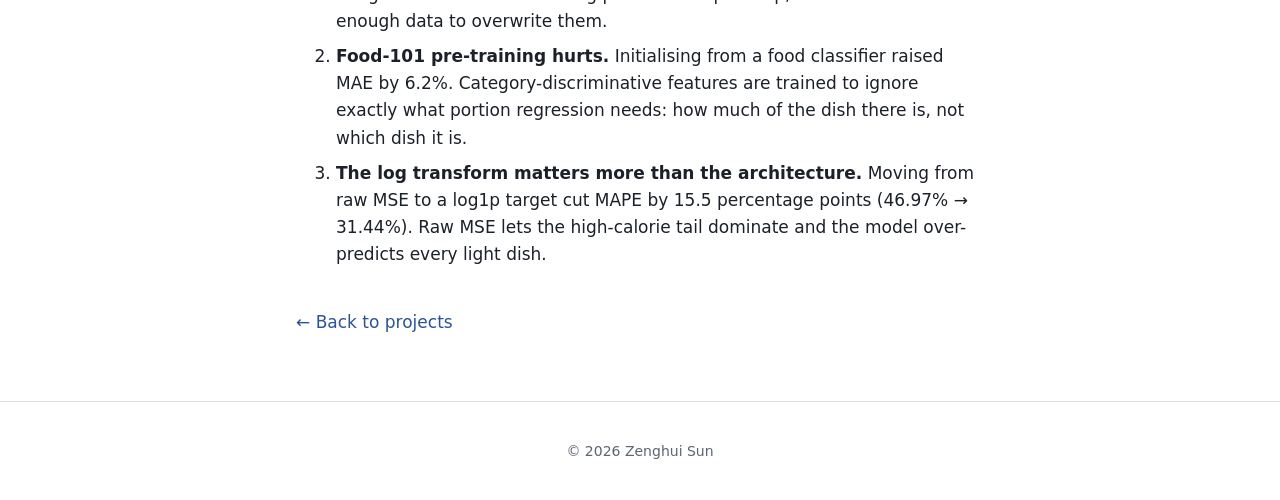
<file: projects/nutrition5k.html>
<!DOCTYPE html>
<html lang="en">
<head>
  <meta charset="UTF-8">
  <meta name="viewport" content="width=device-width, initial-scale=1.0">
  <meta name="description" content="RGB plus depth fusion for calorie estimation on Nutrition5k: a lightweight depth CNN beats a full ResNet18 depth branch, and Food-101 pre-training hurts.">
  <title>RGB–LiDAR Food Estimation · Zenghui Sun</title>
  <link rel="stylesheet" href="../style.css">
</head>
<body>
<header class="topbar">
  <a class="brand" href="../index.html">Zenghui Sun</a>
  <nav class="nav">
    <a href="../index.html#experience">Experience</a>
    <a href="../index.html#research">Research</a>
    <a href="../index.html#projects">Projects</a>
    <a href="../index.html#writing">Writing</a>
    <a href="../index.html#contact">Contact</a>
  </nav>
</header>

<main class="article">
  <p class="eyebrow">Course project · CS 7643 Deep Learning, Georgia Tech · Spring 2026</p>
  <h1>RGB–LiDAR fusion for food macro-nutrient estimation</h1>
  <p class="meta">With Timotheus James, Julien Perez and Jinseok Heo · Dataset: Nutrition5k</p>

  <p class="lede">Can a depth map make a calorie estimate better? Yes, by 17.6% MAE, but only if the depth encoder is small and trained from scratch. The two things we expected to help most, a big pretrained depth branch and food-classification pre-training, both made it worse.</p>

  <h2>Setup</h2>
  <p>Nutrition5k pairs overhead dish photos with structured-light depth maps and dietitian-measured macros. Our working set was 3,242 dishes with valid RGB and depth pairs, predicting calories (extended to fat, carbs and protein). Food-101 (about 101k images) was used for a pre-training ablation.</p>
  <p>My part: I built the RGB+Depth V1 and V1-Improved models, which ended up the best architecture overall; designed and ran the Food-101 pre-training pipeline; ran the hypothesis experiments and architecture ablations; and led the error analysis and per-calorie-range breakdown.</p>

  <h2>Architecture (V1-Improved)</h2>
  <ul>
    <li><strong>RGB stream:</strong> pretrained ResNet18, 512-dim embedding.</li>
    <li><strong>Depth stream:</strong> a 4-layer CNN trained from scratch (1 → 32 → 64 → 128 channels, adaptive average pool to 64 dims). Deliberately small: a single-channel overhead depth map has nothing in common with ImageNet.</li>
    <li><strong>Fusion:</strong> concatenate to 576 dims, then a 576 → 256 → 1 regression head.</li>
    <li><strong>Training:</strong> SmoothL1 loss (β = 0.5), AdamW, differential learning rates (backbone 1e-5, head 1e-3), gradient clipping, cosine annealing, depth augmentation (Gaussian noise plus random block dropout), and a log1p target transform with z-score normalisation.</li>
  </ul>

  <h2>Results (Nutrition5k test set, n ≈ 325)</h2>
  <table>
    <thead><tr><th>Model</th><th>MAE (kcal)</th><th>RMSE</th><th>Acc@20%</th></tr></thead>
    <tbody>
      <tr><td>RGB-only baseline</td><td>57.70</td><td>98.25</td><td>0.529</td></tr>
      <tr><td>RGB+Depth V1</td><td>52.12</td><td>91.24</td><td>0.542</td></tr>
      <tr><td><strong>V1-Improved</strong></td><td><strong>47.52</strong></td><td><strong>78.47</strong></td><td><strong>0.582</strong></td></tr>
      <tr><td>V1 + Food-101 init</td><td>50.45</td><td>81.94</td><td>0.535</td></tr>
    </tbody>
  </table>

  <h2>Three hypotheses, two surprises</h2>
  <ol>
    <li><strong>Depth helps, but only lightweight depth.</strong> Swapping the 4-layer CNN for a full ResNet18 depth branch made MAE worse by 8.15 kcal. Pretrained ImageNet filters are the wrong prior for a depth map, and there is not enough data to overwrite them.</li>
    <li><strong>Food-101 pre-training hurts.</strong> Initialising from a food classifier raised MAE by 6.2%. Category-discriminative features are trained to ignore exactly what portion regression needs: how much of the dish there is, not which dish it is.</li>
    <li><strong>The log transform matters more than the architecture.</strong> Moving from raw MSE to a log1p target cut MAPE by 15.5 percentage points (46.97% → 31.44%). Raw MSE lets the high-calorie tail dominate and the model over-predicts every light dish.</li>
  </ol>

  <p class="back"><a href="../index.html#projects">← Back to projects</a></p>
</main>

<footer class="footer"><p>© 2026 Zenghui Sun</p></footer>
</body>
</html>
</file>
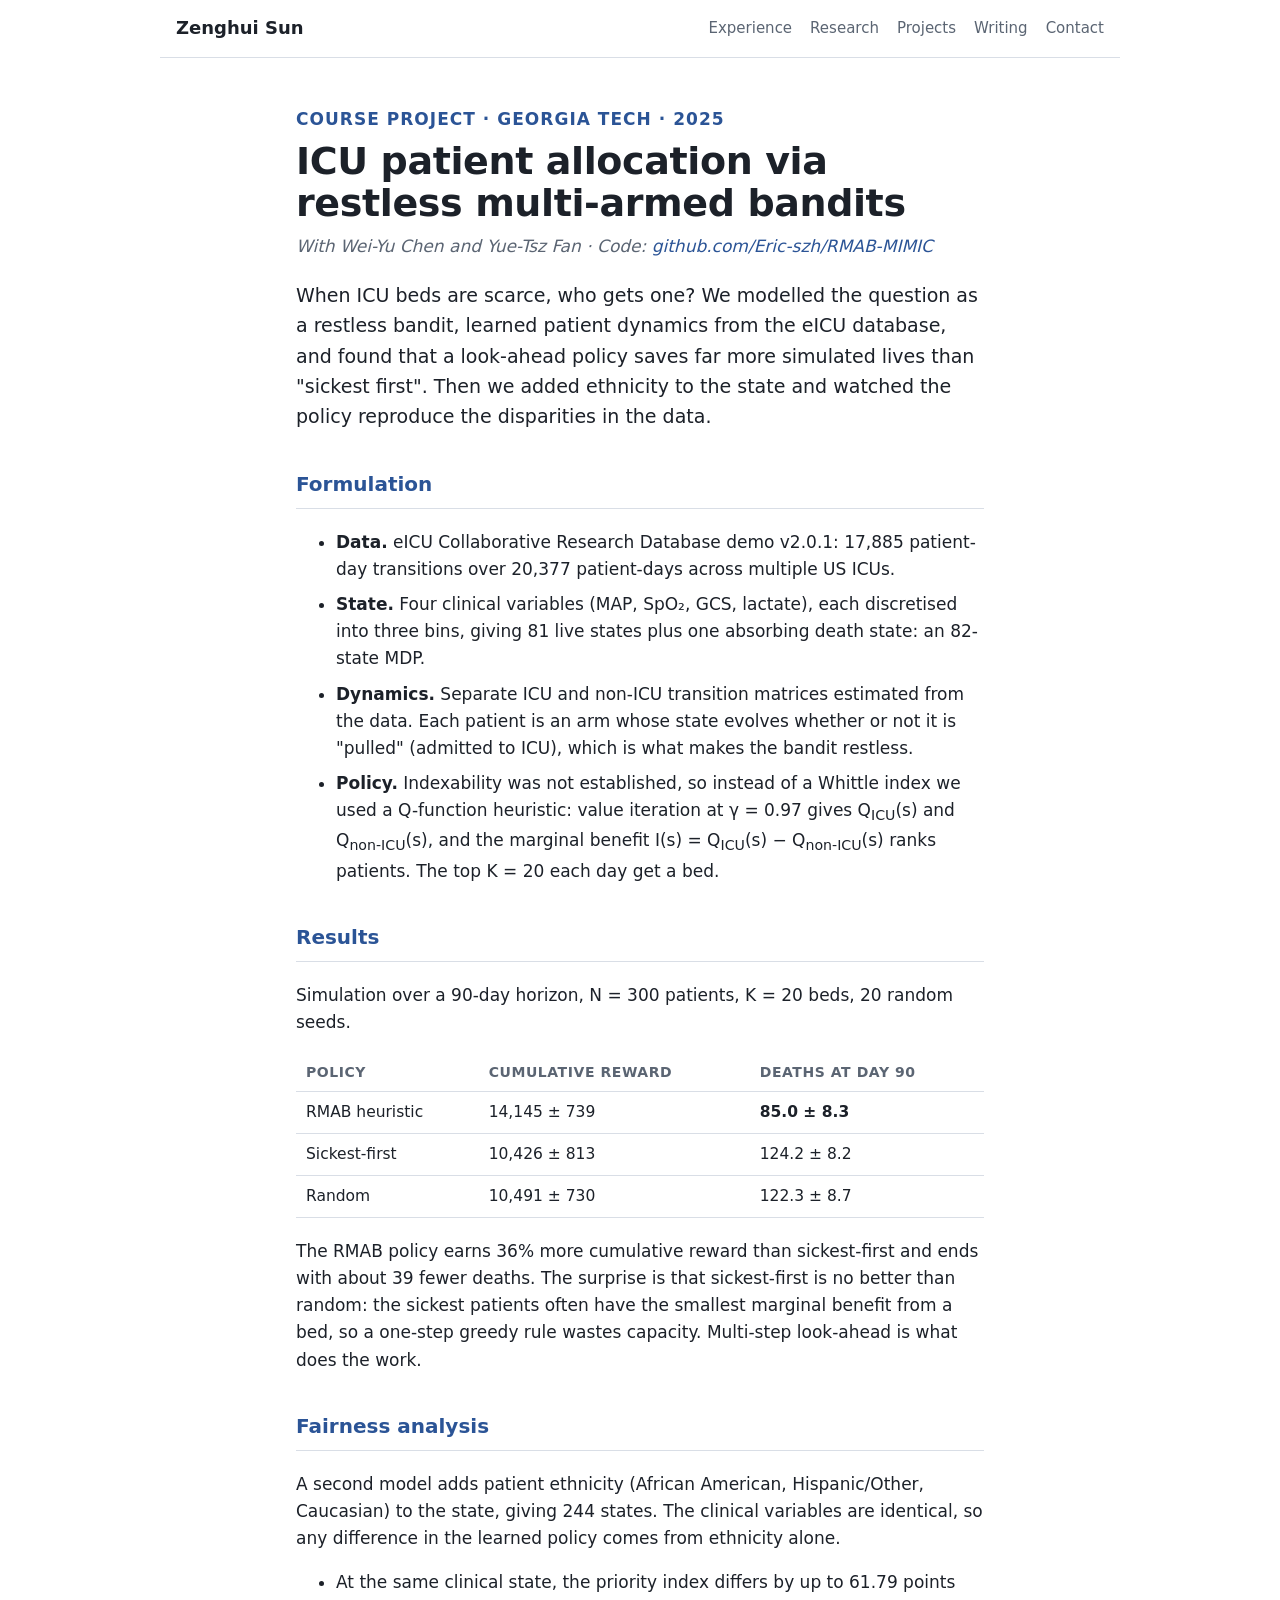
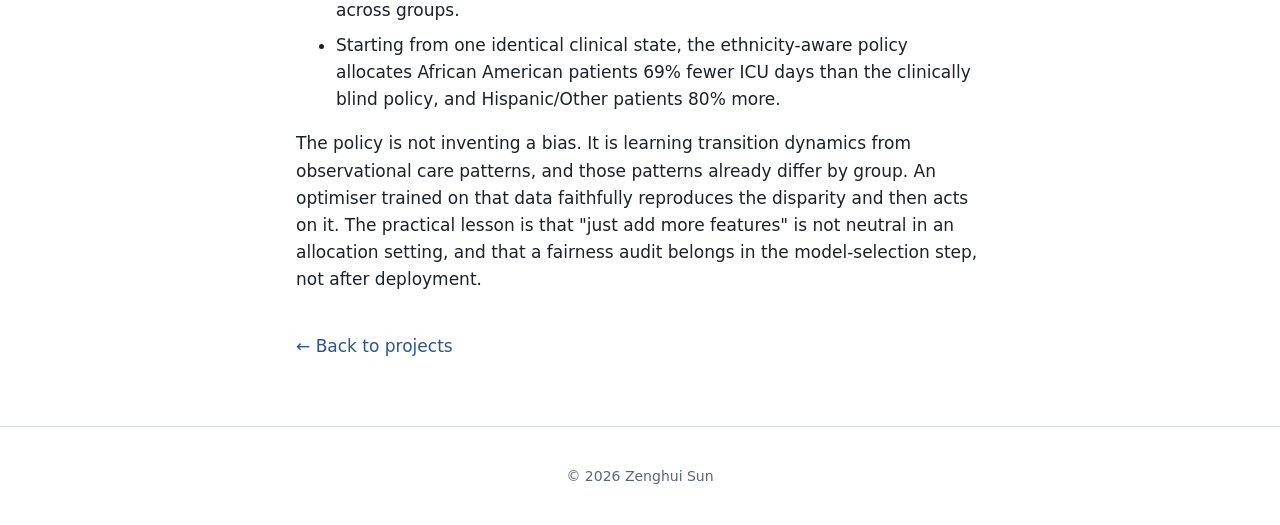
<file: projects/rmab.html>
<!DOCTYPE html>
<html lang="en">
<head>
  <meta charset="UTF-8">
  <meta name="viewport" content="width=device-width, initial-scale=1.0">
  <meta name="description" content="ICU bed allocation as a restless multi-armed bandit on eICU data: Q-function heuristic policy, 39 fewer simulated deaths than sickest-first, and a fairness analysis.">
  <title>ICU Allocation via RMAB · Zenghui Sun</title>
  <link rel="stylesheet" href="../style.css">
</head>
<body>
<header class="topbar">
  <a class="brand" href="../index.html">Zenghui Sun</a>
  <nav class="nav">
    <a href="../index.html#experience">Experience</a>
    <a href="../index.html#research">Research</a>
    <a href="../index.html#projects">Projects</a>
    <a href="../index.html#writing">Writing</a>
    <a href="../index.html#contact">Contact</a>
  </nav>
</header>

<main class="article">
  <p class="eyebrow">Course project · Georgia Tech · 2025</p>
  <h1>ICU patient allocation via restless multi-armed bandits</h1>
  <p class="meta">With Wei-Yu Chen and Yue-Tsz Fan · Code: <a href="https://github.com/Eric-szh/RMAB-MIMIC" target="_blank" rel="noopener">github.com/Eric-szh/RMAB-MIMIC</a></p>

  <p class="lede">When ICU beds are scarce, who gets one? We modelled the question as a restless bandit, learned patient dynamics from the eICU database, and found that a look-ahead policy saves far more simulated lives than "sickest first". Then we added ethnicity to the state and watched the policy reproduce the disparities in the data.</p>

  <h2>Formulation</h2>
  <ul>
    <li><strong>Data.</strong> eICU Collaborative Research Database demo v2.0.1: 17,885 patient-day transitions over 20,377 patient-days across multiple US ICUs.</li>
    <li><strong>State.</strong> Four clinical variables (MAP, SpO₂, GCS, lactate), each discretised into three bins, giving 81 live states plus one absorbing death state: an 82-state MDP.</li>
    <li><strong>Dynamics.</strong> Separate ICU and non-ICU transition matrices estimated from the data. Each patient is an arm whose state evolves whether or not it is "pulled" (admitted to ICU), which is what makes the bandit restless.</li>
    <li><strong>Policy.</strong> Indexability was not established, so instead of a Whittle index we used a Q-function heuristic: value iteration at γ = 0.97 gives Q<sub>ICU</sub>(s) and Q<sub>non-ICU</sub>(s), and the marginal benefit I(s) = Q<sub>ICU</sub>(s) − Q<sub>non-ICU</sub>(s) ranks patients. The top K = 20 each day get a bed.</li>
  </ul>

  <h2>Results</h2>
  <p>Simulation over a 90-day horizon, N = 300 patients, K = 20 beds, 20 random seeds.</p>
  <table>
    <thead><tr><th>Policy</th><th>Cumulative reward</th><th>Deaths at day 90</th></tr></thead>
    <tbody>
      <tr><td>RMAB heuristic</td><td>14,145 ± 739</td><td><strong>85.0 ± 8.3</strong></td></tr>
      <tr><td>Sickest-first</td><td>10,426 ± 813</td><td>124.2 ± 8.2</td></tr>
      <tr><td>Random</td><td>10,491 ± 730</td><td>122.3 ± 8.7</td></tr>
    </tbody>
  </table>
  <p>The RMAB policy earns 36% more cumulative reward than sickest-first and ends with about 39 fewer deaths. The surprise is that sickest-first is no better than random: the sickest patients often have the smallest marginal benefit from a bed, so a one-step greedy rule wastes capacity. Multi-step look-ahead is what does the work.</p>

  <h2>Fairness analysis</h2>
  <p>A second model adds patient ethnicity (African American, Hispanic/Other, Caucasian) to the state, giving 244 states. The clinical variables are identical, so any difference in the learned policy comes from ethnicity alone.</p>
  <ul>
    <li>At the same clinical state, the priority index differs by up to 61.79 points across groups.</li>
    <li>Starting from one identical clinical state, the ethnicity-aware policy allocates African American patients 69% fewer ICU days than the clinically blind policy, and Hispanic/Other patients 80% more.</li>
  </ul>
  <p>The policy is not inventing a bias. It is learning transition dynamics from observational care patterns, and those patterns already differ by group. An optimiser trained on that data faithfully reproduces the disparity and then acts on it. The practical lesson is that "just add more features" is not neutral in an allocation setting, and that a fairness audit belongs in the model-selection step, not after deployment.</p>

  <p class="back"><a href="../index.html#projects">← Back to projects</a></p>
</main>

<footer class="footer"><p>© 2026 Zenghui Sun</p></footer>
</body>
</html>
</file>
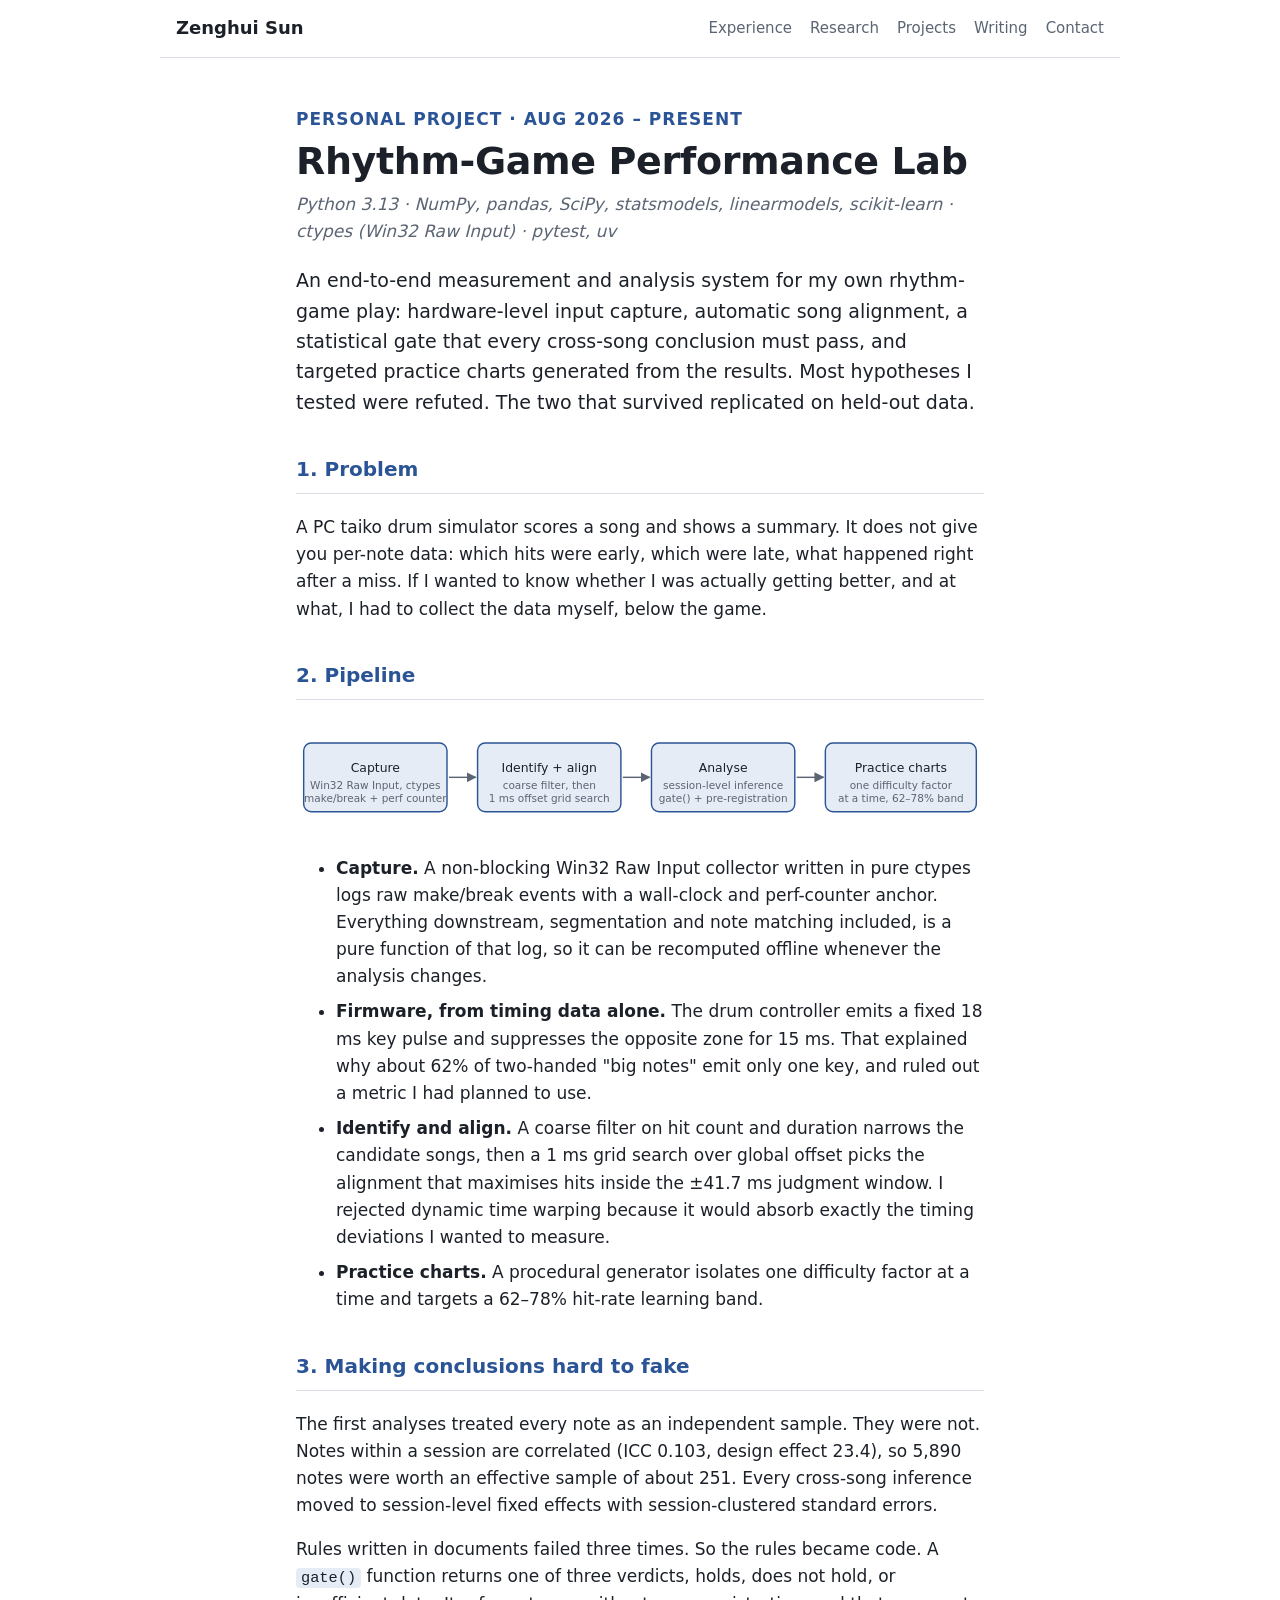
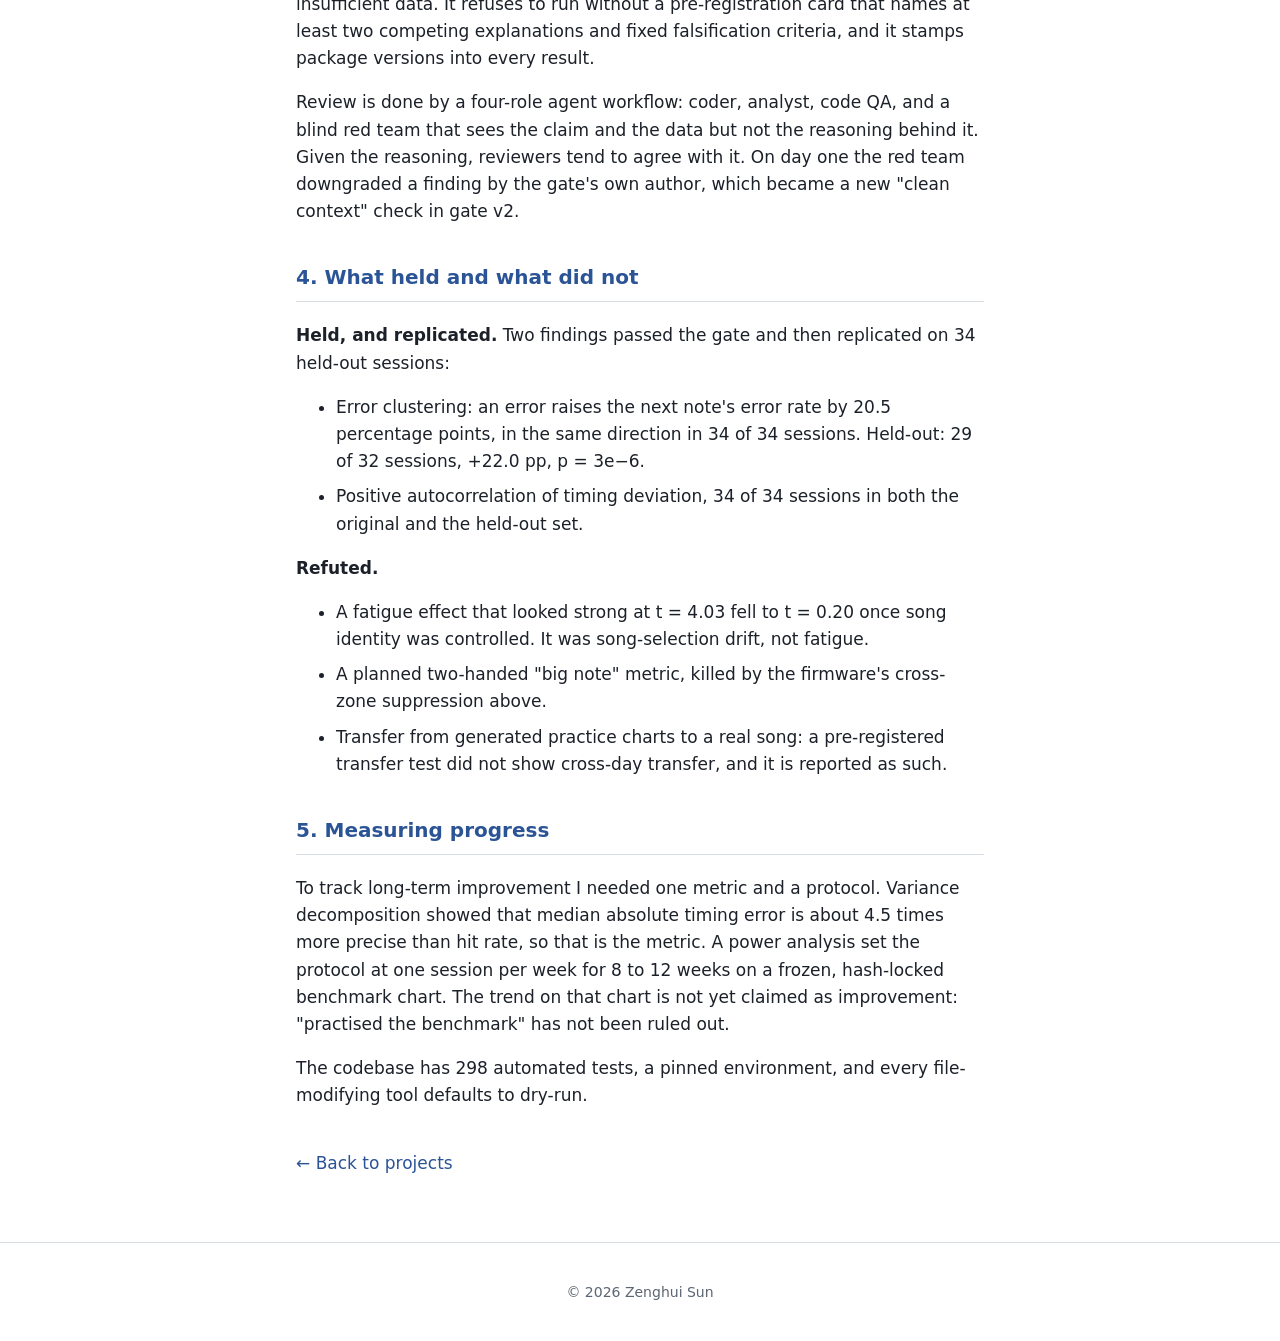
<file: projects/taiko-lab.html>
<!DOCTYPE html>
<html lang="en">
<head>
  <meta charset="UTF-8">
  <meta name="viewport" content="width=device-width, initial-scale=1.0">
  <meta name="description" content="A measurement and analysis system for rhythm-game play: raw input capture, song alignment, a statistical gate every conclusion must pass, and generated practice charts.">
  <title>Rhythm-Game Performance Lab · Zenghui Sun</title>
  <link rel="stylesheet" href="../style.css">
</head>
<body>
<header class="topbar">
  <a class="brand" href="../index.html">Zenghui Sun</a>
  <nav class="nav">
    <a href="../index.html#experience">Experience</a>
    <a href="../index.html#research">Research</a>
    <a href="../index.html#projects">Projects</a>
    <a href="../index.html#writing">Writing</a>
    <a href="../index.html#contact">Contact</a>
  </nav>
</header>

<main class="article">
  <p class="eyebrow">Personal project · Aug 2026 – present</p>
  <h1>Rhythm-Game Performance Lab</h1>
  <p class="meta">Python 3.13 · NumPy, pandas, SciPy, statsmodels, linearmodels, scikit-learn · ctypes (Win32 Raw Input) · pytest, uv</p>

  <p class="lede">An end-to-end measurement and analysis system for my own rhythm-game play: hardware-level input capture, automatic song alignment, a statistical gate that every cross-song conclusion must pass, and targeted practice charts generated from the results. Most hypotheses I tested were refuted. The two that survived replicated on held-out data.</p>

  <h2>1. Problem</h2>
  <p>A PC taiko drum simulator scores a song and shows a summary. It does not give you per-note data: which hits were early, which were late, what happened right after a miss. If I wanted to know whether I was actually getting better, and at what, I had to collect the data myself, below the game.</p>

  <h2>2. Pipeline</h2>
  <div class="flow-wrap">
  <svg class="flow" viewBox="0 0 720 120" role="img" aria-label="Pipeline: capture, identify and align, analyse under the gate, generate practice charts">
    <defs><marker id="ah" viewBox="0 0 10 10" refX="9" refY="5" markerWidth="7" markerHeight="7" orient="auto"><path class="head" d="M0,0 L10,5 L0,10 z"/></marker></defs>
    <rect class="box" x="8" y="24" width="150" height="72" rx="8"/>
    <text class="lbl" x="83" y="54" text-anchor="middle">Capture</text>
    <text class="sub" x="83" y="72" text-anchor="middle">Win32 Raw Input, ctypes</text>
    <text class="sub" x="83" y="86" text-anchor="middle">make/break + perf counter</text>
    <line class="arrow" x1="160" y1="60" x2="188" y2="60"/>
    <rect class="box" x="190" y="24" width="150" height="72" rx="8"/>
    <text class="lbl" x="265" y="54" text-anchor="middle">Identify + align</text>
    <text class="sub" x="265" y="72" text-anchor="middle">coarse filter, then</text>
    <text class="sub" x="265" y="86" text-anchor="middle">1 ms offset grid search</text>
    <line class="arrow" x1="342" y1="60" x2="370" y2="60"/>
    <rect class="box" x="372" y="24" width="150" height="72" rx="8"/>
    <text class="lbl" x="447" y="54" text-anchor="middle">Analyse</text>
    <text class="sub" x="447" y="72" text-anchor="middle">session-level inference</text>
    <text class="sub" x="447" y="86" text-anchor="middle">gate() + pre-registration</text>
    <line class="arrow" x1="524" y1="60" x2="552" y2="60"/>
    <rect class="box" x="554" y="24" width="158" height="72" rx="8"/>
    <text class="lbl" x="633" y="54" text-anchor="middle">Practice charts</text>
    <text class="sub" x="633" y="72" text-anchor="middle">one difficulty factor</text>
    <text class="sub" x="633" y="86" text-anchor="middle">at a time, 62–78% band</text>
  </svg>
  </div>
  <ul>
    <li><strong>Capture.</strong> A non-blocking Win32 Raw Input collector written in pure ctypes logs raw make/break events with a wall-clock and perf-counter anchor. Everything downstream, segmentation and note matching included, is a pure function of that log, so it can be recomputed offline whenever the analysis changes.</li>
    <li><strong>Firmware, from timing data alone.</strong> The drum controller emits a fixed 18 ms key pulse and suppresses the opposite zone for 15 ms. That explained why about 62% of two-handed "big notes" emit only one key, and ruled out a metric I had planned to use.</li>
    <li><strong>Identify and align.</strong> A coarse filter on hit count and duration narrows the candidate songs, then a 1 ms grid search over global offset picks the alignment that maximises hits inside the ±41.7 ms judgment window. I rejected dynamic time warping because it would absorb exactly the timing deviations I wanted to measure.</li>
    <li><strong>Practice charts.</strong> A procedural generator isolates one difficulty factor at a time and targets a 62–78% hit-rate learning band.</li>
  </ul>

  <h2>3. Making conclusions hard to fake</h2>
  <p>The first analyses treated every note as an independent sample. They were not. Notes within a session are correlated (ICC 0.103, design effect 23.4), so 5,890 notes were worth an effective sample of about 251. Every cross-song inference moved to session-level fixed effects with session-clustered standard errors.</p>
  <p>Rules written in documents failed three times. So the rules became code. A <code>gate()</code> function returns one of three verdicts, holds, does not hold, or insufficient data. It refuses to run without a pre-registration card that names at least two competing explanations and fixed falsification criteria, and it stamps package versions into every result.</p>
  <p>Review is done by a four-role agent workflow: coder, analyst, code QA, and a blind red team that sees the claim and the data but not the reasoning behind it. Given the reasoning, reviewers tend to agree with it. On day one the red team downgraded a finding by the gate's own author, which became a new "clean context" check in gate v2.</p>

  <h2>4. What held and what did not</h2>
  <p><strong>Held, and replicated.</strong> Two findings passed the gate and then replicated on 34 held-out sessions:</p>
  <ul>
    <li>Error clustering: an error raises the next note's error rate by 20.5 percentage points, in the same direction in 34 of 34 sessions. Held-out: 29 of 32 sessions, +22.0 pp, p = 3e−6.</li>
    <li>Positive autocorrelation of timing deviation, 34 of 34 sessions in both the original and the held-out set.</li>
  </ul>
  <p><strong>Refuted.</strong></p>
  <ul>
    <li>A fatigue effect that looked strong at t = 4.03 fell to t = 0.20 once song identity was controlled. It was song-selection drift, not fatigue.</li>
    <li>A planned two-handed "big note" metric, killed by the firmware's cross-zone suppression above.</li>
    <li>Transfer from generated practice charts to a real song: a pre-registered transfer test did not show cross-day transfer, and it is reported as such.</li>
  </ul>

  <h2>5. Measuring progress</h2>
  <p>To track long-term improvement I needed one metric and a protocol. Variance decomposition showed that median absolute timing error is about 4.5 times more precise than hit rate, so that is the metric. A power analysis set the protocol at one session per week for 8 to 12 weeks on a frozen, hash-locked benchmark chart. The trend on that chart is not yet claimed as improvement: "practised the benchmark" has not been ruled out.</p>
  <p>The codebase has 298 automated tests, a pinned environment, and every file-modifying tool defaults to dry-run.</p>

  <p class="back"><a href="../index.html#projects">← Back to projects</a></p>
</main>

<footer class="footer"><p>© 2026 Zenghui Sun</p></footer>
</body>
</html>
</file>
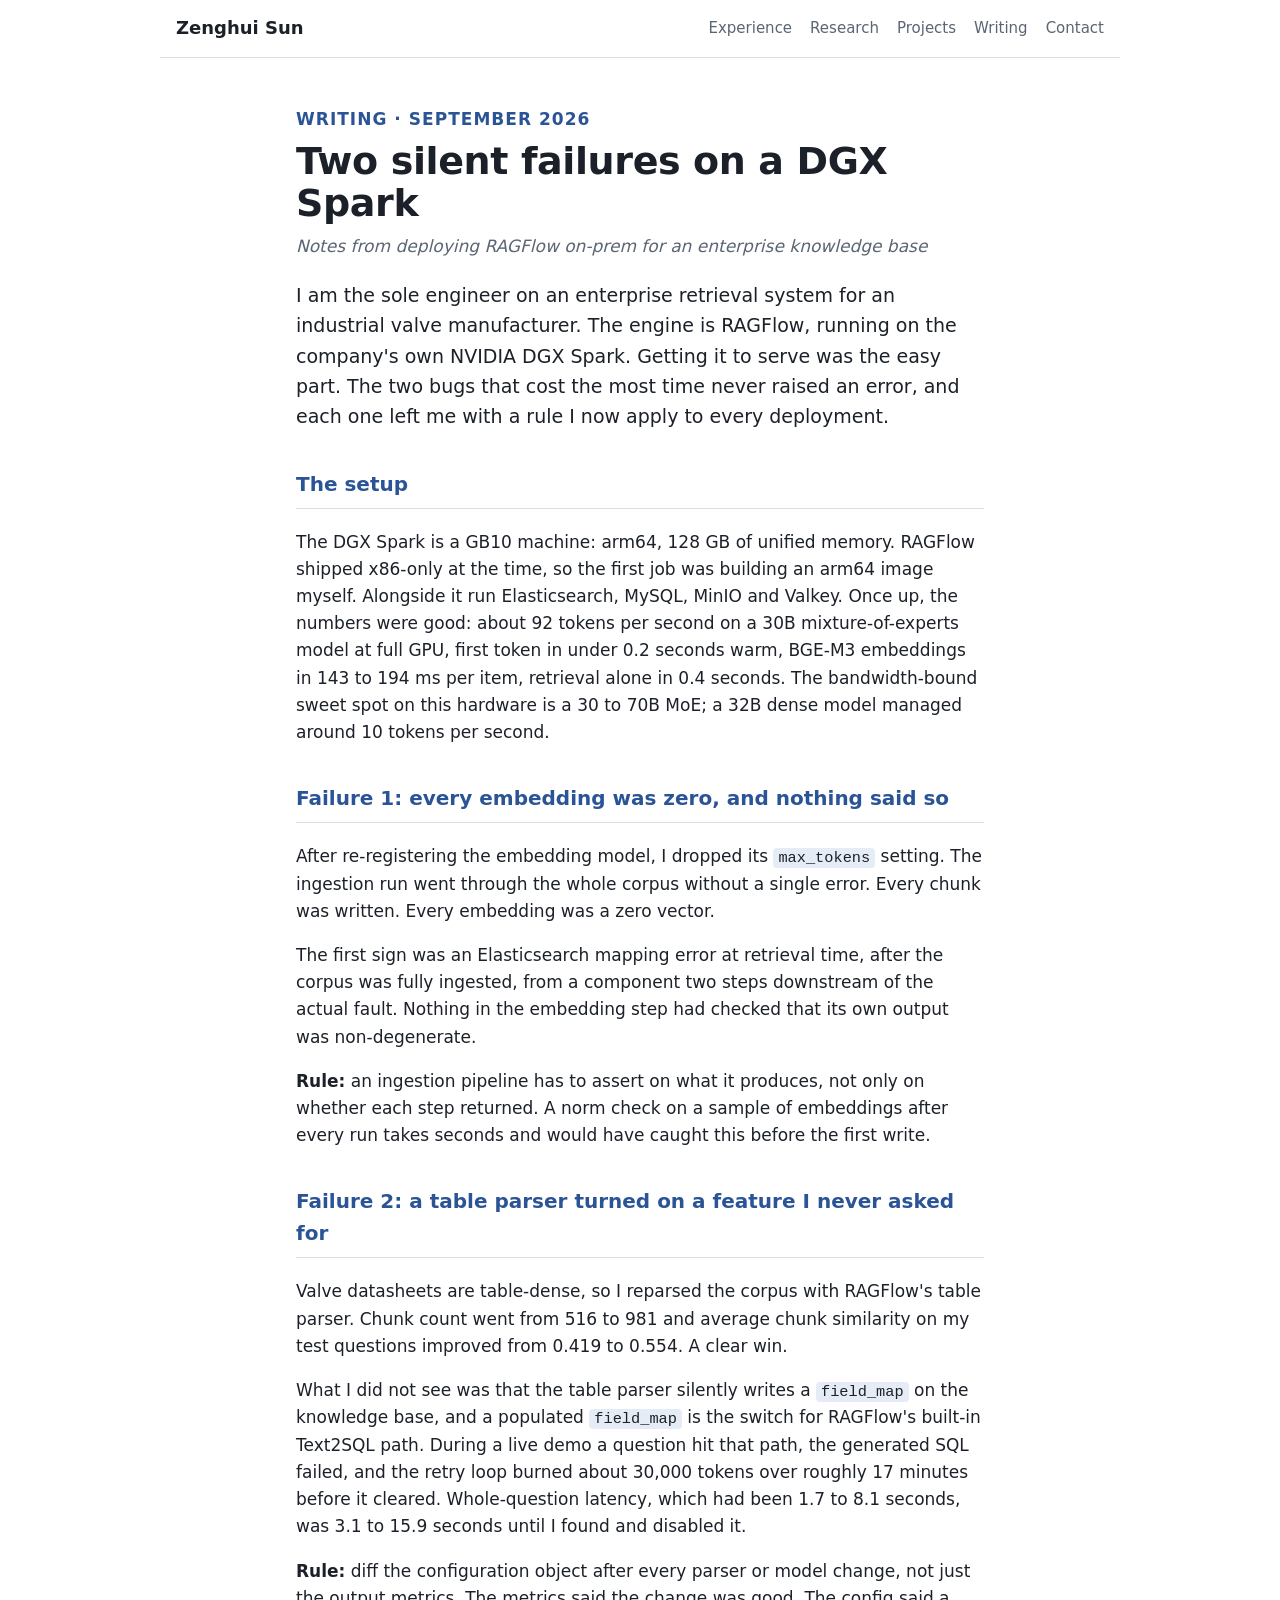
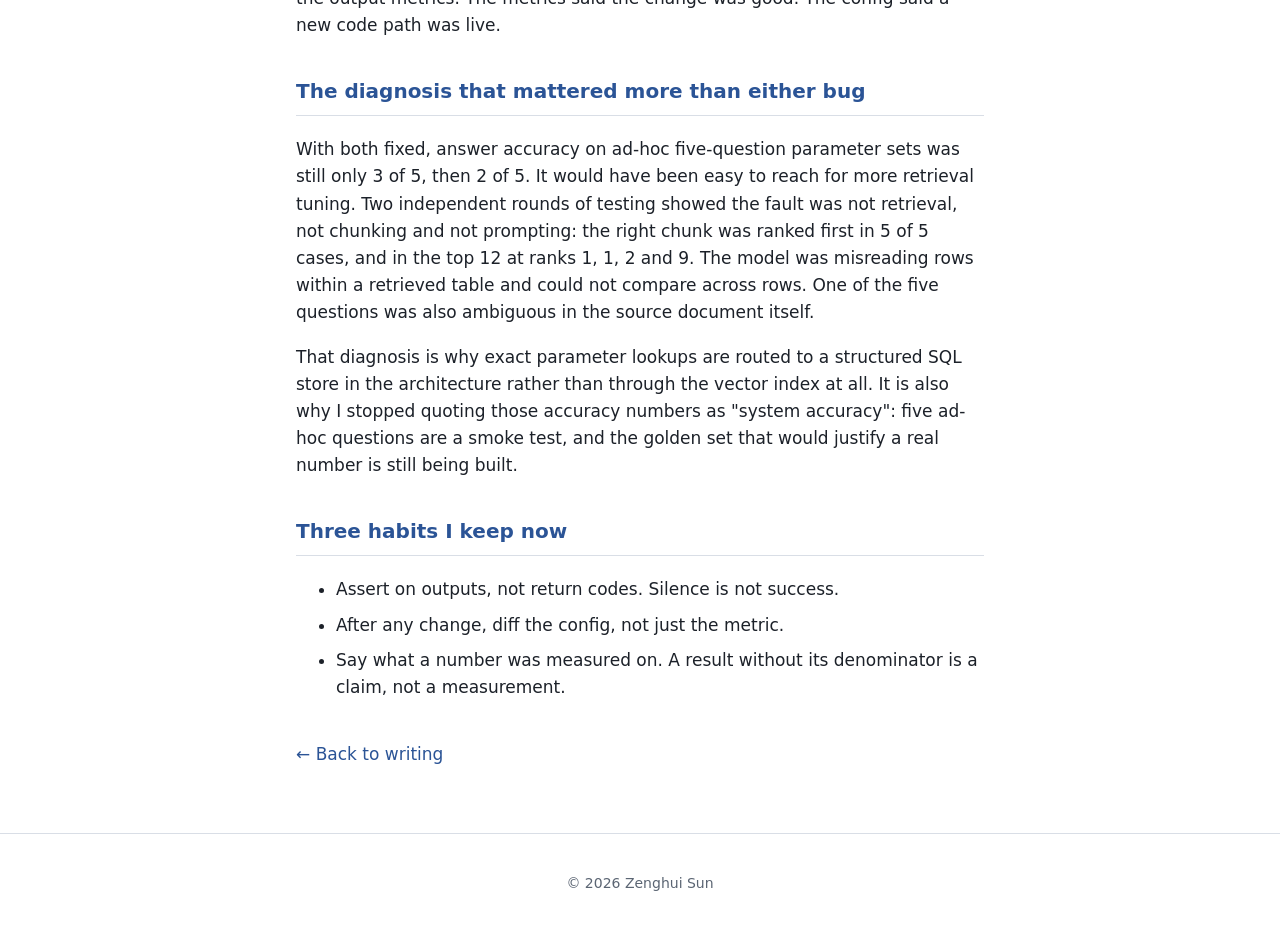
<file: writing/ragflow-silent-failures.html>
<!DOCTYPE html>
<html lang="en">
<head>
  <meta charset="UTF-8">
  <meta name="viewport" content="width=device-width, initial-scale=1.0">
  <meta name="description" content="Two silent failures from deploying RAGFlow on an NVIDIA DGX Spark: zeroed embeddings from a dropped max_tokens, and a table parser that switched on Text2SQL during a live demo.">
  <title>Two silent failures on a DGX Spark · Zenghui Sun</title>
  <link rel="stylesheet" href="../style.css">
</head>
<body>
<header class="topbar">
  <a class="brand" href="../index.html">Zenghui Sun</a>
  <nav class="nav">
    <a href="../index.html#experience">Experience</a>
    <a href="../index.html#research">Research</a>
    <a href="../index.html#projects">Projects</a>
    <a href="../index.html#writing">Writing</a>
    <a href="../index.html#contact">Contact</a>
  </nav>
</header>

<main class="article">
  <p class="eyebrow">Writing · September 2026</p>
  <h1>Two silent failures on a DGX Spark</h1>
  <p class="meta">Notes from deploying RAGFlow on-prem for an enterprise knowledge base</p>

  <p class="lede">I am the sole engineer on an enterprise retrieval system for an industrial valve manufacturer. The engine is RAGFlow, running on the company's own NVIDIA DGX Spark. Getting it to serve was the easy part. The two bugs that cost the most time never raised an error, and each one left me with a rule I now apply to every deployment.</p>

  <h2>The setup</h2>
  <p>The DGX Spark is a GB10 machine: arm64, 128 GB of unified memory. RAGFlow shipped x86-only at the time, so the first job was building an arm64 image myself. Alongside it run Elasticsearch, MySQL, MinIO and Valkey. Once up, the numbers were good: about 92 tokens per second on a 30B mixture-of-experts model at full GPU, first token in under 0.2 seconds warm, BGE-M3 embeddings in 143 to 194 ms per item, retrieval alone in 0.4 seconds. The bandwidth-bound sweet spot on this hardware is a 30 to 70B MoE; a 32B dense model managed around 10 tokens per second.</p>

  <h2>Failure 1: every embedding was zero, and nothing said so</h2>
  <p>After re-registering the embedding model, I dropped its <code>max_tokens</code> setting. The ingestion run went through the whole corpus without a single error. Every chunk was written. Every embedding was a zero vector.</p>
  <p>The first sign was an Elasticsearch mapping error at retrieval time, after the corpus was fully ingested, from a component two steps downstream of the actual fault. Nothing in the embedding step had checked that its own output was non-degenerate.</p>
  <p><strong>Rule:</strong> an ingestion pipeline has to assert on what it produces, not only on whether each step returned. A norm check on a sample of embeddings after every run takes seconds and would have caught this before the first write.</p>

  <h2>Failure 2: a table parser turned on a feature I never asked for</h2>
  <p>Valve datasheets are table-dense, so I reparsed the corpus with RAGFlow's table parser. Chunk count went from 516 to 981 and average chunk similarity on my test questions improved from 0.419 to 0.554. A clear win.</p>
  <p>What I did not see was that the table parser silently writes a <code>field_map</code> on the knowledge base, and a populated <code>field_map</code> is the switch for RAGFlow's built-in Text2SQL path. During a live demo a question hit that path, the generated SQL failed, and the retry loop burned about 30,000 tokens over roughly 17 minutes before it cleared. Whole-question latency, which had been 1.7 to 8.1 seconds, was 3.1 to 15.9 seconds until I found and disabled it.</p>
  <p><strong>Rule:</strong> diff the configuration object after every parser or model change, not just the output metrics. The metrics said the change was good. The config said a new code path was live.</p>

  <h2>The diagnosis that mattered more than either bug</h2>
  <p>With both fixed, answer accuracy on ad-hoc five-question parameter sets was still only 3 of 5, then 2 of 5. It would have been easy to reach for more retrieval tuning. Two independent rounds of testing showed the fault was not retrieval, not chunking and not prompting: the right chunk was ranked first in 5 of 5 cases, and in the top 12 at ranks 1, 1, 2 and 9. The model was misreading rows within a retrieved table and could not compare across rows. One of the five questions was also ambiguous in the source document itself.</p>
  <p>That diagnosis is why exact parameter lookups are routed to a structured SQL store in the architecture rather than through the vector index at all. It is also why I stopped quoting those accuracy numbers as "system accuracy": five ad-hoc questions are a smoke test, and the golden set that would justify a real number is still being built.</p>

  <h2>Three habits I keep now</h2>
  <ul>
    <li>Assert on outputs, not return codes. Silence is not success.</li>
    <li>After any change, diff the config, not just the metric.</li>
    <li>Say what a number was measured on. A result without its denominator is a claim, not a measurement.</li>
  </ul>

  <p class="back"><a href="../index.html#writing">← Back to writing</a></p>
</main>

<footer class="footer"><p>© 2026 Zenghui Sun</p></footer>
</body>
</html>
</file>
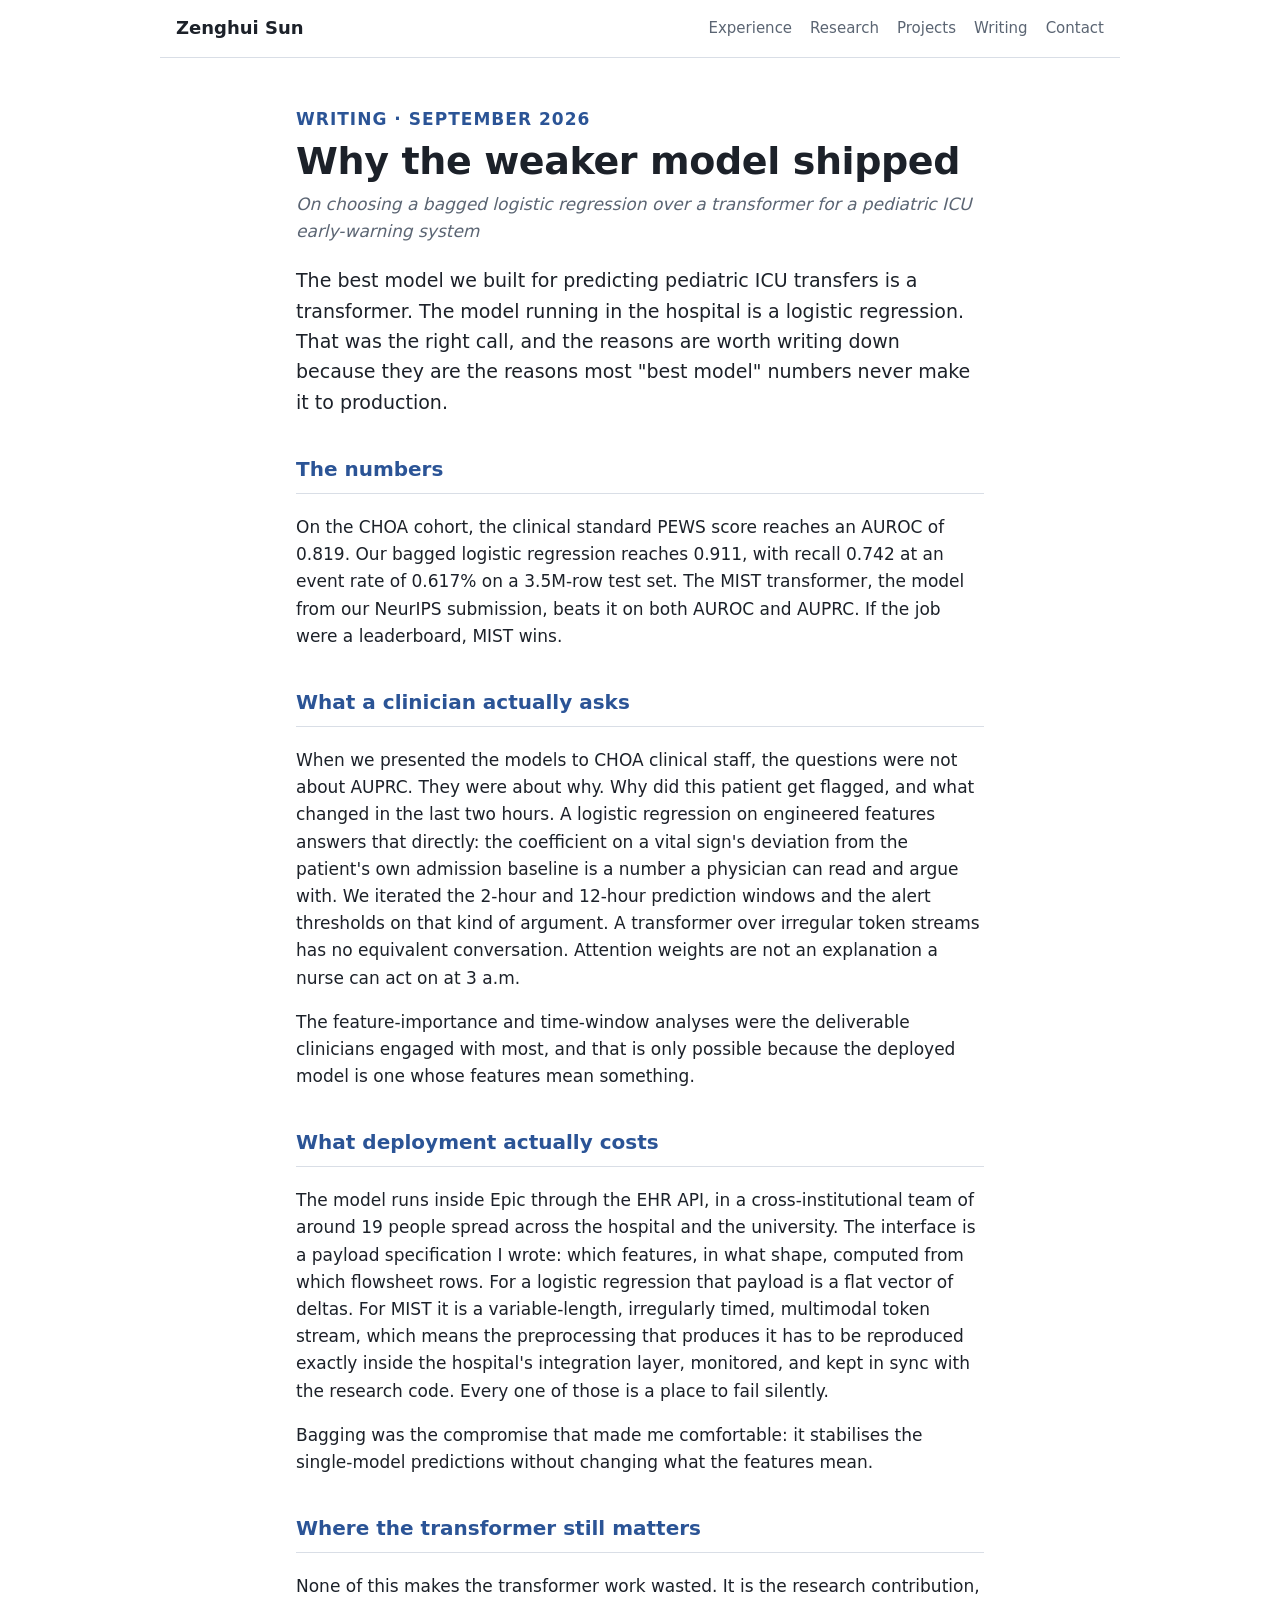
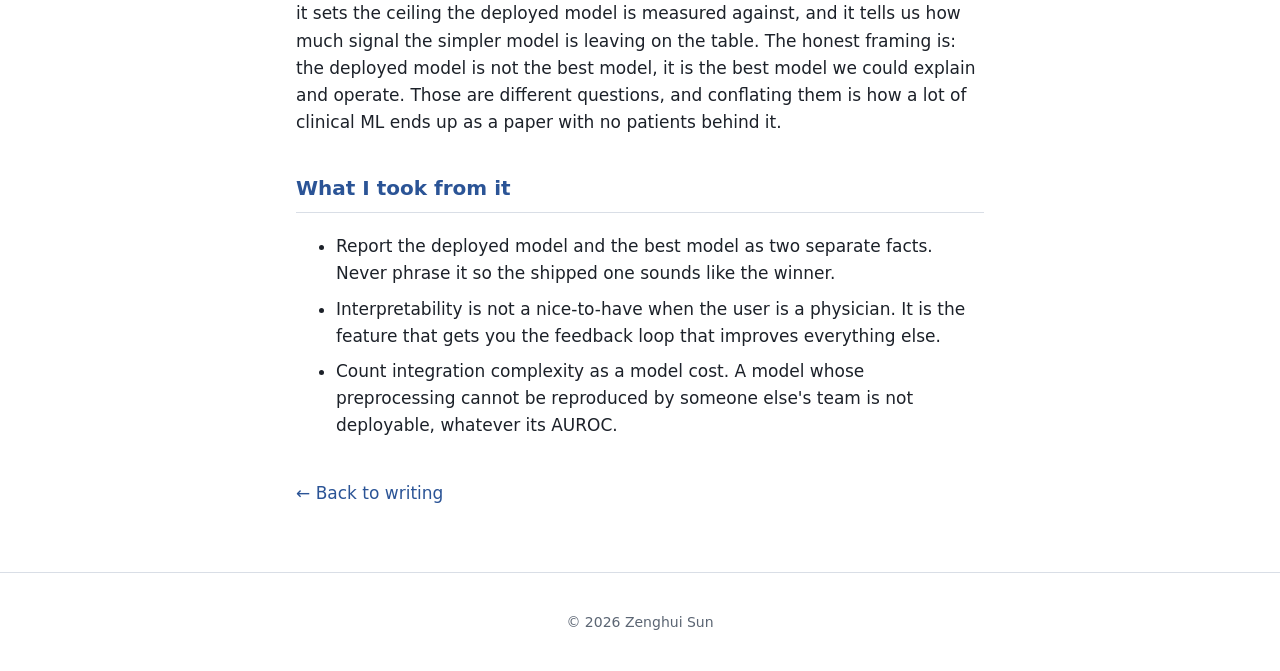
<file: writing/why-lr-shipped.html>
<!DOCTYPE html>
<html lang="en">
<head>
  <meta charset="UTF-8">
  <meta name="viewport" content="width=device-width, initial-scale=1.0">
  <meta name="description" content="Why a bagged logistic regression, not our best transformer, is the model running in a children's hospital.">
  <title>Why the weaker model shipped · Zenghui Sun</title>
  <link rel="stylesheet" href="../style.css">
</head>
<body>
<header class="topbar">
  <a class="brand" href="../index.html">Zenghui Sun</a>
  <nav class="nav">
    <a href="../index.html#experience">Experience</a>
    <a href="../index.html#research">Research</a>
    <a href="../index.html#projects">Projects</a>
    <a href="../index.html#writing">Writing</a>
    <a href="../index.html#contact">Contact</a>
  </nav>
</header>

<main class="article">
  <p class="eyebrow">Writing · September 2026</p>
  <h1>Why the weaker model shipped</h1>
  <p class="meta">On choosing a bagged logistic regression over a transformer for a pediatric ICU early-warning system</p>

  <p class="lede">The best model we built for predicting pediatric ICU transfers is a transformer. The model running in the hospital is a logistic regression. That was the right call, and the reasons are worth writing down because they are the reasons most "best model" numbers never make it to production.</p>

  <h2>The numbers</h2>
  <p>On the CHOA cohort, the clinical standard PEWS score reaches an AUROC of 0.819. Our bagged logistic regression reaches 0.911, with recall 0.742 at an event rate of 0.617% on a 3.5M-row test set. The MIST transformer, the model from our NeurIPS submission, beats it on both AUROC and AUPRC. If the job were a leaderboard, MIST wins.</p>

  <h2>What a clinician actually asks</h2>
  <p>When we presented the models to CHOA clinical staff, the questions were not about AUPRC. They were about why. Why did this patient get flagged, and what changed in the last two hours. A logistic regression on engineered features answers that directly: the coefficient on a vital sign's deviation from the patient's own admission baseline is a number a physician can read and argue with. We iterated the 2-hour and 12-hour prediction windows and the alert thresholds on that kind of argument. A transformer over irregular token streams has no equivalent conversation. Attention weights are not an explanation a nurse can act on at 3 a.m.</p>
  <p>The feature-importance and time-window analyses were the deliverable clinicians engaged with most, and that is only possible because the deployed model is one whose features mean something.</p>

  <h2>What deployment actually costs</h2>
  <p>The model runs inside Epic through the EHR API, in a cross-institutional team of around 19 people spread across the hospital and the university. The interface is a payload specification I wrote: which features, in what shape, computed from which flowsheet rows. For a logistic regression that payload is a flat vector of deltas. For MIST it is a variable-length, irregularly timed, multimodal token stream, which means the preprocessing that produces it has to be reproduced exactly inside the hospital's integration layer, monitored, and kept in sync with the research code. Every one of those is a place to fail silently.</p>
  <p>Bagging was the compromise that made me comfortable: it stabilises the single-model predictions without changing what the features mean.</p>

  <h2>Where the transformer still matters</h2>
  <p>None of this makes the transformer work wasted. It is the research contribution, it sets the ceiling the deployed model is measured against, and it tells us how much signal the simpler model is leaving on the table. The honest framing is: the deployed model is not the best model, it is the best model we could explain and operate. Those are different questions, and conflating them is how a lot of clinical ML ends up as a paper with no patients behind it.</p>

  <h2>What I took from it</h2>
  <ul>
    <li>Report the deployed model and the best model as two separate facts. Never phrase it so the shipped one sounds like the winner.</li>
    <li>Interpretability is not a nice-to-have when the user is a physician. It is the feature that gets you the feedback loop that improves everything else.</li>
    <li>Count integration complexity as a model cost. A model whose preprocessing cannot be reproduced by someone else's team is not deployable, whatever its AUROC.</li>
  </ul>

  <p class="back"><a href="../index.html#writing">← Back to writing</a></p>
</main>

<footer class="footer"><p>© 2026 Zenghui Sun</p></footer>
</body>
</html>
</file>
<file: style.css>
:root {
  --bg: #ffffff;
  --bg-alt: #f5f7fa;
  --text: #1c2129;
  --muted: #5b6573;
  --accent: #2B5496;
  --accent-soft: #e6ecf6;
  --rule: #d9dee6;
  --card: #ffffff;
  --shadow: 0 1px 2px rgba(20, 30, 50, 0.06), 0 6px 20px rgba(20, 30, 50, 0.05);
  --maxw: 960px;
}

@media (prefers-color-scheme: dark) {
  :root:not([data-theme="light"]) {
    --bg: #0f1419;
    --bg-alt: #161c24;
    --text: #e6eaf0;
    --muted: #9aa5b4;
    --accent: #7ea3e0;
    --accent-soft: #1d2a40;
    --rule: #2a3340;
    --card: #161c24;
    --shadow: 0 1px 2px rgba(0, 0, 0, 0.4), 0 6px 20px rgba(0, 0, 0, 0.35);
  }
}
:root[data-theme="dark"] {
  --bg: #0f1419;
  --bg-alt: #161c24;
  --text: #e6eaf0;
  --muted: #9aa5b4;
  --accent: #7ea3e0;
  --accent-soft: #1d2a40;
  --rule: #2a3340;
  --card: #161c24;
  --shadow: 0 1px 2px rgba(0, 0, 0, 0.4), 0 6px 20px rgba(0, 0, 0, 0.35);
}

* { box-sizing: border-box; }

html { scroll-behavior: smooth; scroll-padding-top: 72px; }

body {
  margin: 0;
  background: var(--bg);
  color: var(--text);
  font-family: "Calibri", "Segoe UI", system-ui, -apple-system, "Helvetica Neue", Arial, "Noto Sans", "Noto Sans CJK SC", sans-serif;
  font-size: 17px;
  line-height: 1.6;
  -webkit-font-smoothing: antialiased;
}

a { color: var(--accent); text-decoration: none; }
a:hover { text-decoration: underline; }

/* Top bar */
.topbar {
  position: sticky;
  top: 0;
  z-index: 10;
  display: flex;
  align-items: center;
  justify-content: space-between;
  gap: 16px;
  max-width: var(--maxw);
  margin: 0 auto;
  padding: 14px 16px;
  background: color-mix(in srgb, var(--bg) 88%, transparent);
  backdrop-filter: blur(8px);
  border-bottom: 1px solid var(--rule);
}
.brand { font-weight: 700; color: var(--text); font-size: 18px; }
.nav { display: flex; gap: 18px; flex-wrap: wrap; }
.nav a { color: var(--muted); font-size: 15px; }
.nav a:hover { color: var(--accent); text-decoration: none; }

main {
  max-width: var(--maxw);
  margin: 0 auto;
  padding: 0 16px 48px;
}

/* Hero */
.hero {
  display: flex;
  align-items: center;
  justify-content: space-between;
  gap: 40px;
  padding: 64px 0 40px;
}
.hero-text { flex: 1; min-width: 0; }
.eyebrow {
  margin: 0 0 8px;
  color: var(--accent);
  font-weight: 600;
  font-size: 14px;
  letter-spacing: 0.06em;
  text-transform: uppercase;
}
h1 {
  margin: 0 0 16px;
  font-size: clamp(34px, 5vw, 48px);
  line-height: 1.1;
  letter-spacing: -0.01em;
}
h1 .cn { font-weight: 400; color: var(--muted); font-size: 0.6em; margin-left: 8px; }
.tagline { margin: 0 0 24px; font-size: 18px; color: var(--text); max-width: 60ch; }
.hero-actions { display: flex; gap: 10px; flex-wrap: wrap; }
.btn {
  display: inline-block;
  padding: 9px 16px;
  border: 1px solid var(--accent);
  border-radius: 8px;
  color: var(--accent);
  font-weight: 600;
  font-size: 15px;
}
.btn:hover { background: var(--accent-soft); text-decoration: none; }
.btn.primary { background: var(--accent); color: #fff; }
.btn.primary:hover { filter: brightness(1.08); }
.portrait {
  width: 240px;
  height: 240px;
  flex-shrink: 0;
  border-radius: 50%;
  object-fit: cover;
  box-shadow: var(--shadow);
  border: 4px solid var(--bg-alt);
}

/* Sections */
.section { padding: 40px 0 8px; }
h2 {
  margin: 0 0 20px;
  padding-bottom: 8px;
  font-size: 24px;
  color: var(--accent);
  border-bottom: 2px solid var(--accent);
}
h3 { margin: 0; font-size: 19px; }

.about-grid {
  display: grid;
  grid-template-columns: 1.7fr 1fr;
  gap: 32px;
}
.about-grid p { margin: 0 0 14px; }
.facts, .skills { margin: 0; }
.facts div, .skills div { margin-bottom: 14px; }
dt { font-weight: 700; font-size: 14px; color: var(--muted); text-transform: uppercase; letter-spacing: 0.04em; }
dd { margin: 2px 0 0; }

/* Experience entries */
.entry { padding: 20px 0; border-bottom: 1px solid var(--rule); }
.entry:last-child { border-bottom: 0; }
.entry-head { display: flex; justify-content: space-between; align-items: baseline; gap: 16px; flex-wrap: wrap; }
.role { font-weight: 400; color: var(--muted); }
.role::before { content: "· "; }
.meta { margin: 0; color: var(--muted); font-style: italic; font-size: 15px; }
.sub { margin: 4px 0 0; color: var(--muted); font-size: 15px; }
.entry ul { margin: 10px 0 0; padding-left: 20px; }
.entry li { margin-bottom: 6px; }

/* Publications */
.pubs { padding-left: 22px; margin: 0; }
.pubs li { margin-bottom: 22px; }
.pub-title { font-weight: 700; }
.pubs p { margin: 6px 0 0; color: var(--text); }

/* Project cards */
.cards { display: grid; grid-template-columns: repeat(auto-fit, minmax(280px, 1fr)); gap: 18px; }
.card {
  background: var(--card);
  border: 1px solid var(--rule);
  border-radius: 12px;
  padding: 20px;
  box-shadow: var(--shadow);
}
.card h3 { font-size: 17px; margin-bottom: 6px; }
.card p { margin: 8px 0 0; font-size: 15.5px; }
.tags { color: var(--muted); font-size: 14px !important; }

/* Contact */
.contact-list { list-style: none; padding: 0; margin: 12px 0 0; }
.contact-list li { margin-bottom: 6px; }

.footer {
  border-top: 1px solid var(--rule);
  color: var(--muted);
  font-size: 14px;
  text-align: center;
  padding: 24px 16px;
}

@media (max-width: 720px) {
  .hero { flex-direction: column-reverse; align-items: flex-start; padding-top: 32px; }
  .portrait { width: 140px; height: 140px; }
  .about-grid { grid-template-columns: 1fr; }
  .nav { gap: 12px; }
  .nav a { font-size: 14px; }
}

/* Writing list */
.posts { list-style: none; padding: 0; margin: 0; }
.posts li { padding: 14px 0; border-bottom: 1px solid var(--rule); }
.posts li:last-child { border-bottom: 0; }
.posts a { font-weight: 700; font-size: 18px; }
.posts p { margin: 4px 0 0; color: var(--muted); font-size: 15.5px; }
.card h3 a { color: var(--text); }
.card h3 a:hover { color: var(--accent); text-decoration: none; }

/* Article pages */
.article { max-width: 720px; padding-top: 48px; }
.article h1 { font-size: clamp(28px, 4vw, 38px); margin-bottom: 8px; }
.article h2 { font-size: 20px; margin-top: 36px; border-bottom: 1px solid var(--rule); }
.article .lede { font-size: 19px; color: var(--text); margin: 20px 0 8px; }
.article p, .article li { font-size: 17px; }
.article li { margin-bottom: 8px; }
.article table { border-collapse: collapse; width: 100%; margin: 12px 0 20px; font-size: 15.5px; }
.article th, .article td { text-align: left; padding: 8px 10px; border-bottom: 1px solid var(--rule); vertical-align: top; }
.article th { color: var(--muted); font-weight: 600; font-size: 14px; text-transform: uppercase; letter-spacing: 0.04em; }
.article code { font-family: ui-monospace, Consolas, "SF Mono", Menlo, monospace; font-size: 0.9em; background: var(--accent-soft); padding: 1px 5px; border-radius: 4px; }
.article .back { margin-top: 40px; }

/* Card link rows and entry links */
.card .links { margin-top: 10px; }
.card .links a { font-weight: 600; margin-right: 14px; }
.entry-link { margin: 8px 0 0; font-size: 15px; }
.entry-link a { font-weight: 600; }

/* Inline SVG flow diagram */
.flow-wrap { overflow-x: auto; margin: 12px 0 20px; -webkit-overflow-scrolling: touch; }
.flow { width: 100%; min-width: 640px; height: auto; display: block; }
.flow .box { fill: var(--accent-soft); stroke: var(--accent); stroke-width: 1.5; }
.flow .lbl { fill: var(--text); font-family: inherit; font-size: 13px; }
.flow .sub { fill: var(--muted); font-family: inherit; font-size: 11px; }
.flow .arrow { stroke: var(--muted); stroke-width: 1.5; fill: none; marker-end: url(#ah); }
.flow .head { fill: var(--muted); }
</file>
